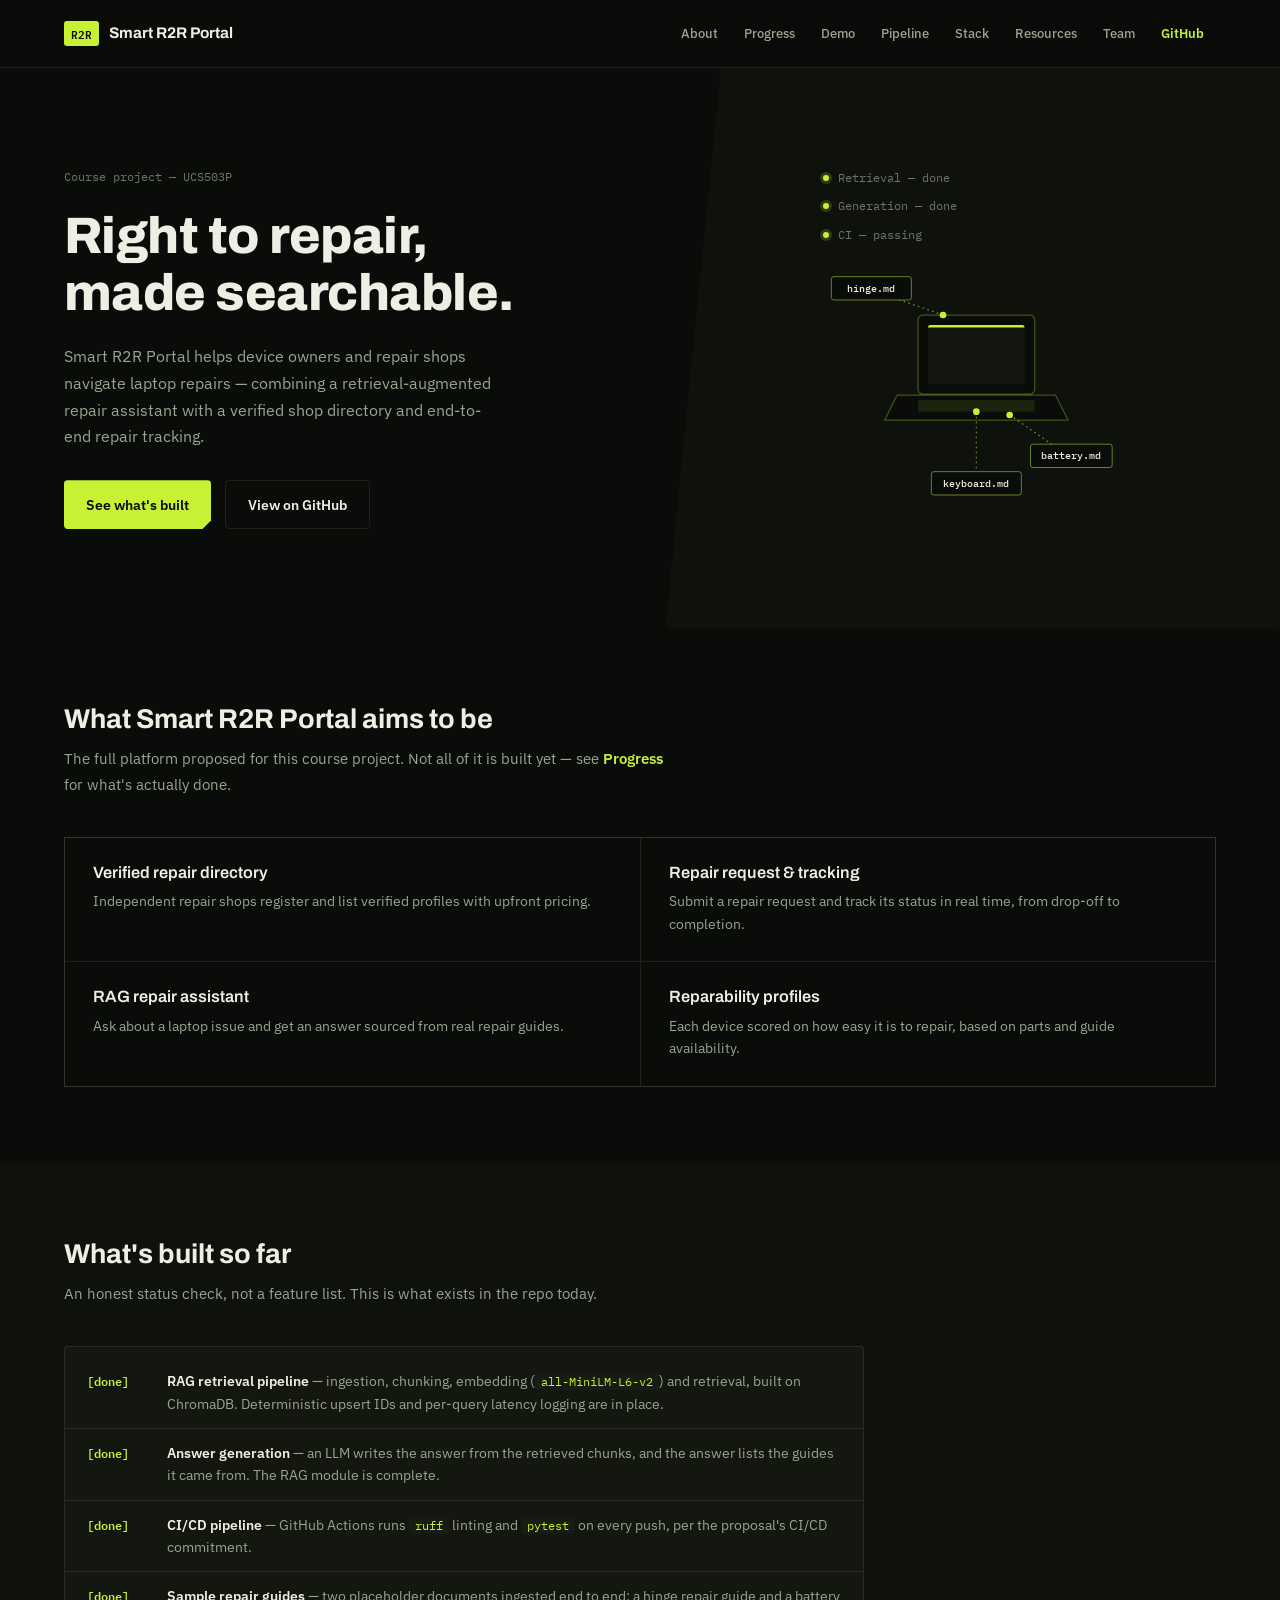
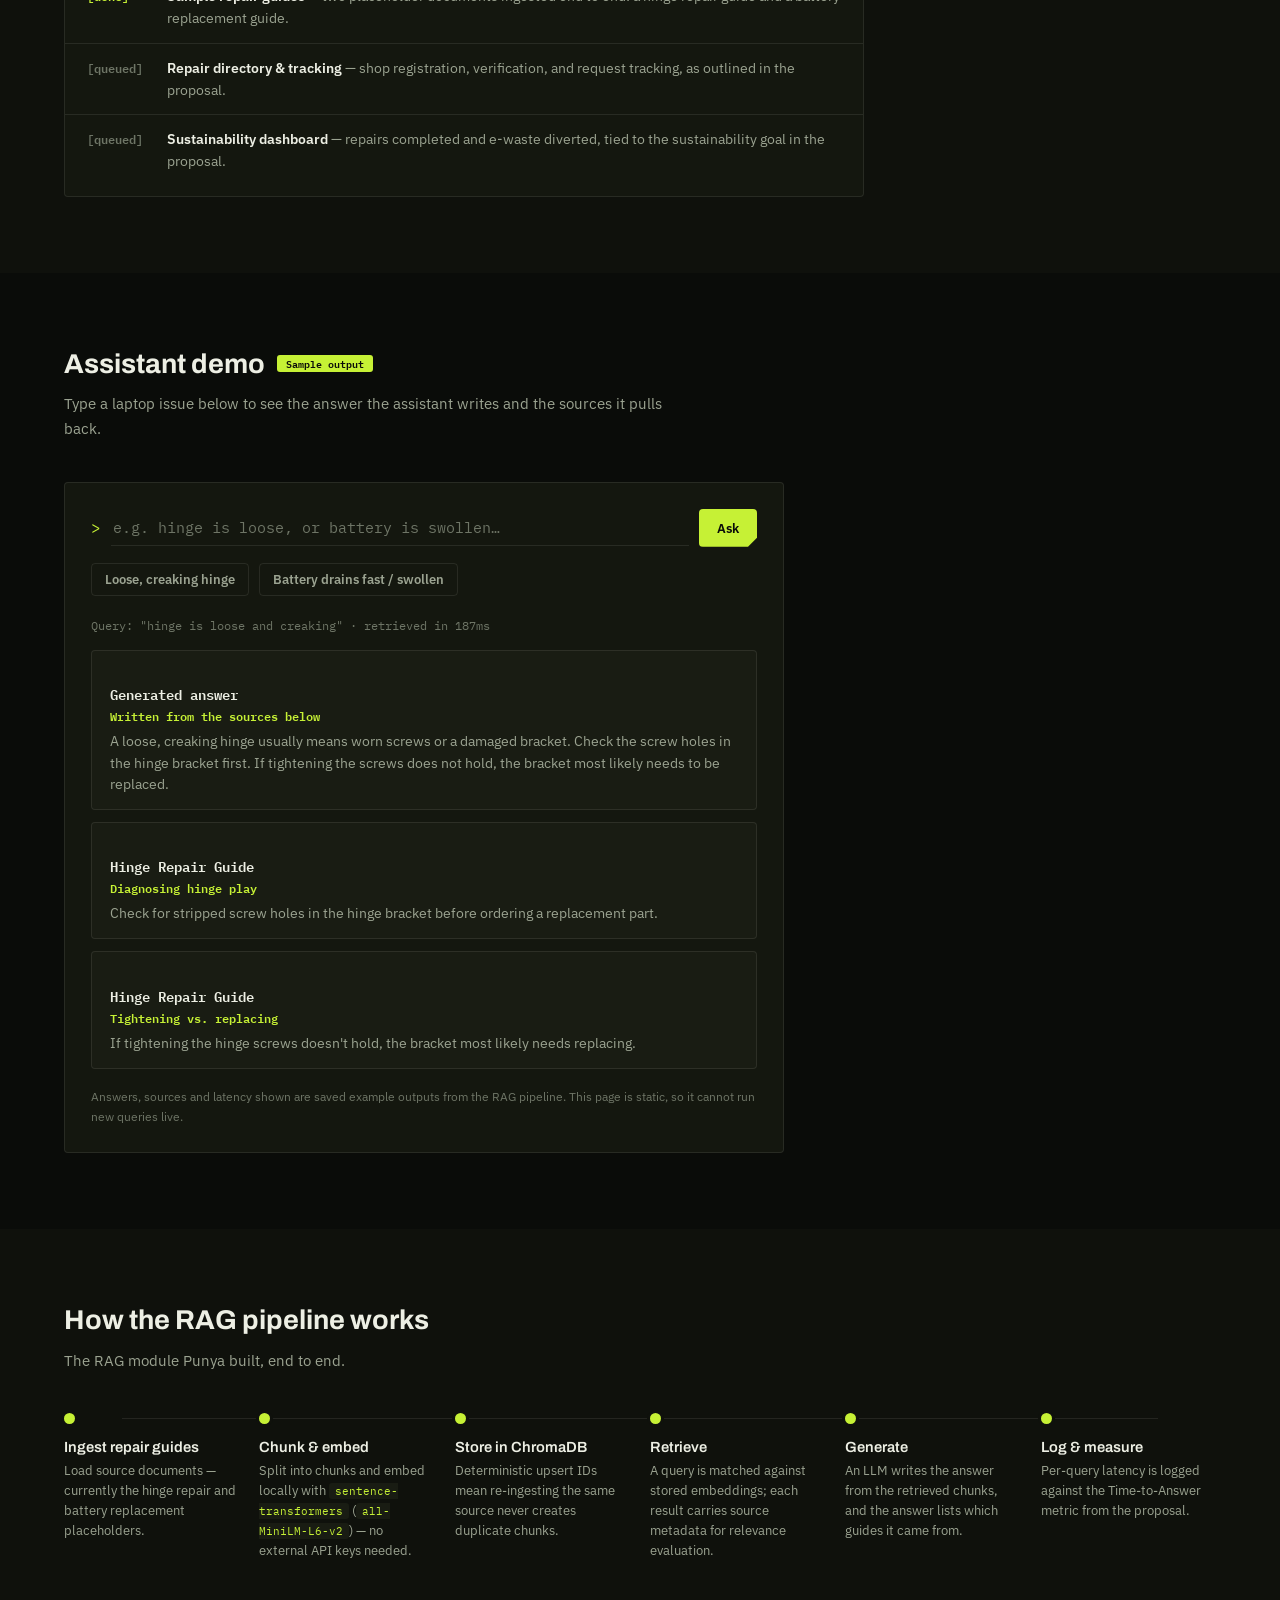
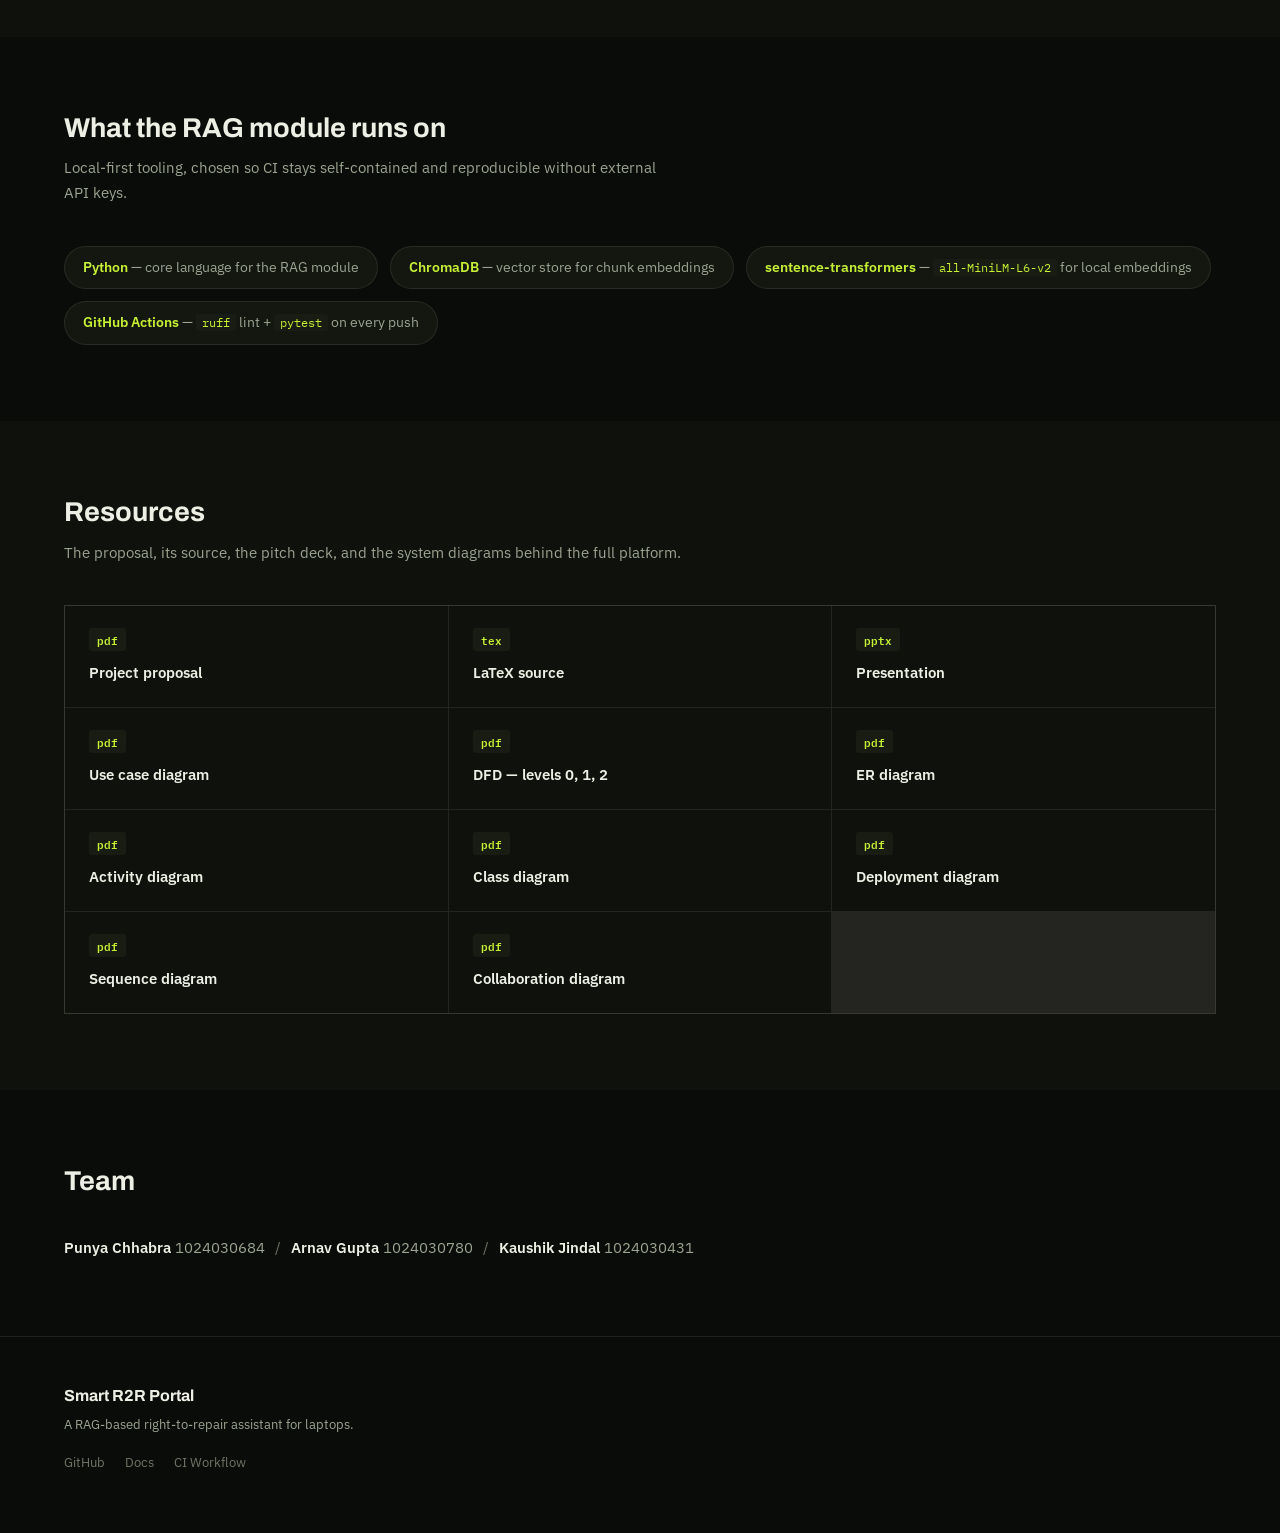
<file: docs/index.html>
<!DOCTYPE html>
<html lang="en">
<head>
<meta charset="UTF-8">
<meta name="viewport" content="width=device-width, initial-scale=1.0">
<meta name="description" content="Smart R2R Portal — a RAG-based right-to-repair assistant for laptops. Course project UCS503P.">
<title>Smart R2R Portal — Right-to-Repair Assistant</title>
<link rel="preconnect" href="https://fonts.googleapis.com">
<link rel="preconnect" href="https://fonts.gstatic.com" crossorigin>
<link href="https://fonts.googleapis.com/css2?family=Archivo:wght@600;700;800&family=IBM+Plex+Sans:wght@400;500;600&family=IBM+Plex+Mono:wght@400;500;600&display=swap" rel="stylesheet">
<link rel="stylesheet" href="style.css?v=4">
</head>
<body>

<header class="topbar" id="topbar">
  <a href="#top" class="brand">
    <span class="brand-mark">R2R</span>
    <span class="brand-name">Smart R2R Portal</span>
  </a>
  <nav class="topnav" id="topnav">
    <a href="#about" class="topnav-link">About</a>
    <a href="#progress" class="topnav-link">Progress</a>
    <a href="#demo" class="topnav-link">Demo</a>
    <a href="#pipeline" class="topnav-link">Pipeline</a>
    <a href="#stack" class="topnav-link">Stack</a>
    <a href="#resources" class="topnav-link">Resources</a>
    <a href="#team" class="topnav-link">Team</a>
    <a href="https://github.com/Pcxlit/Smart-R2R-Portal" target="_blank" rel="noopener" class="topnav-link topnav-cta">GitHub</a>
  </nav>
  <button class="menu-toggle" id="menuToggle" aria-label="Toggle navigation" aria-expanded="false">
    <span></span><span></span><span></span>
  </button>
</header>

<main id="top">

  <!-- ============ HERO ============ -->
  <section class="hero">
    <div class="hero-text">
      <p class="course-tag">Course project — UCS503P</p>
      <h1>Right to repair,<br>made searchable.</h1>
      <p class="hero-sub">
        Smart R2R Portal helps device owners and repair shops navigate laptop repairs —
        combining a retrieval-augmented repair assistant with a verified shop directory
        and end-to-end repair tracking.
      </p>
      <div class="hero-actions">
        <a href="#progress" class="btn btn-primary">See what's built</a>
        <a href="https://github.com/Pcxlit/Smart-R2R-Portal" target="_blank" rel="noopener" class="btn btn-outline">View on GitHub</a>
      </div>
    </div>

    <div class="hero-panel">
      <div class="hero-panel-inner">
        <div class="status-strip">
          <span class="status-strip-row"><i class="pulse pulse-live"></i>Retrieval — done</span>
          <span class="status-strip-row"><i class="pulse pulse-live"></i>Generation — done</span>
          <span class="status-strip-row"><i class="pulse pulse-live"></i>CI — passing</span>
        </div>
        <svg class="device-diagram" id="deviceDiagram" viewBox="0 0 360 300" xmlns="http://www.w3.org/2000/svg">
          <defs>
            <clipPath id="screenClip">
              <rect x="126" y="66" width="116" height="71" rx="3"/>
            </clipPath>
          </defs>

          <g class="laptop-group">
            <rect x="114" y="54" width="140" height="95" rx="6" fill="#0A0C09" stroke="rgba(198,241,53,0.3)" stroke-width="1.5"/>
            <rect x="126" y="66" width="116" height="71" rx="3" fill="#14170F"/>
            <rect class="scan-line" x="126" y="66" width="116" height="3" fill="#C6F135" clip-path="url(#screenClip)"/>
            <polygon points="89,150 279,150 294,180 74,180" fill="#0A0C09" stroke="rgba(198,241,53,0.3)" stroke-width="1.5"/>
            <rect x="114" y="156" width="140" height="14" rx="2" fill="rgba(198,241,53,0.1)"/>
          </g>

          <g class="callout">
            <line x1="144" y1="54" x2="58" y2="24" stroke="#C6F135" stroke-width="1.5" stroke-dasharray="2 4" opacity="0.55"/>
            <circle cx="144" cy="54" r="4" fill="#C6F135"/>
            <rect x="10" y="8" width="96" height="28" rx="3" fill="#0A0C09" stroke="rgba(198,241,53,0.5)" stroke-width="1.2"/>
            <text x="58" y="26" text-anchor="middle" fill="#EDEFE4" font-family="IBM Plex Mono, monospace" font-size="12" font-weight="500">hinge.md</text>
          </g>

          <g class="callout">
            <line x1="224" y1="174" x2="296" y2="224" stroke="#C6F135" stroke-width="1.5" stroke-dasharray="2 4" opacity="0.55"/>
            <circle cx="224" cy="174" r="4" fill="#C6F135"/>
            <rect x="249" y="209" width="98" height="28" rx="3" fill="#0A0C09" stroke="rgba(198,241,53,0.5)" stroke-width="1.2"/>
            <text x="298" y="227" text-anchor="middle" fill="#EDEFE4" font-family="IBM Plex Mono, monospace" font-size="12" font-weight="500">battery.md</text>
          </g>

          <g class="callout">
            <line x1="184" y1="170" x2="184" y2="242" stroke="#C6F135" stroke-width="1.5" stroke-dasharray="2 4" opacity="0.55"/>
            <circle cx="184" cy="170" r="4" fill="#C6F135"/>
            <rect x="130" y="242" width="108" height="28" rx="3" fill="#0A0C09" stroke="rgba(198,241,53,0.5)" stroke-width="1.2"/>
            <text x="184" y="260" text-anchor="middle" fill="#EDEFE4" font-family="IBM Plex Mono, monospace" font-size="12" font-weight="500">keyboard.md</text>
          </g>
        </svg>
      </div>
    </div>
  </section>

  <!-- ============ ABOUT (VISION) ============ -->
  <section class="section" id="about">
    <div class="section-head">
      <h2>What Smart R2R Portal aims to be</h2>
      <p>
        The full platform proposed for this course project. Not all of it is built yet —
        see <a href="#progress">Progress</a> for what's actually done.
      </p>
    </div>
    <div class="split-list">
      <div class="split-list-item fade-in">
        <h3>Verified repair directory</h3>
        <p>Independent repair shops register and list verified profiles with upfront pricing.</p>
      </div>
      <div class="split-list-item fade-in">
        <h3>Repair request &amp; tracking</h3>
        <p>Submit a repair request and track its status in real time, from drop-off to completion.</p>
      </div>
      <div class="split-list-item fade-in">
        <h3>RAG repair assistant</h3>
        <p>Ask about a laptop issue and get an answer sourced from real repair guides.</p>
      </div>
      <div class="split-list-item fade-in">
        <h3>Reparability profiles</h3>
        <p>Each device scored on how easy it is to repair, based on parts and guide availability.</p>
      </div>
    </div>
  </section>

  <!-- ============ PROGRESS (TERMINAL LOG) ============ -->
  <section class="section section-dark" id="progress">
    <div class="section-head">
      <h2>What's built so far</h2>
      <p>An honest status check, not a feature list. This is what exists in the repo today.</p>
    </div>
    <div class="log">
      <div class="log-line fade-in">
        <span class="log-code log-code-done">[done]</span>
        <span class="log-msg"><strong>RAG retrieval pipeline</strong> — ingestion, chunking, embedding (<code>all-MiniLM-L6-v2</code>) and retrieval, built on ChromaDB. Deterministic upsert IDs and per-query latency logging are in place.</span>
      </div>
      <div class="log-line fade-in">
        <span class="log-code log-code-done">[done]</span>
        <span class="log-msg"><strong>Answer generation</strong> — an LLM writes the answer from the retrieved chunks, and the answer lists the guides it came from. The RAG module is complete.</span>
      </div>
      <div class="log-line fade-in">
        <span class="log-code log-code-done">[done]</span>
        <span class="log-msg"><strong>CI/CD pipeline</strong> — GitHub Actions runs <code>ruff</code> linting and <code>pytest</code> on every push, per the proposal's CI/CD commitment.</span>
      </div>
      <div class="log-line fade-in">
        <span class="log-code log-code-done">[done]</span>
        <span class="log-msg"><strong>Sample repair guides</strong> — two placeholder documents ingested end to end: a hinge repair guide and a battery replacement guide.</span>
      </div>
      <div class="log-line fade-in">
        <span class="log-code log-code-planned">[queued]</span>
        <span class="log-msg"><strong>Repair directory &amp; tracking</strong> — shop registration, verification, and request tracking, as outlined in the proposal.</span>
      </div>
      <div class="log-line fade-in">
        <span class="log-code log-code-planned">[queued]</span>
        <span class="log-msg"><strong>Sustainability dashboard</strong> — repairs completed and e-waste diverted, tied to the sustainability goal in the proposal.</span>
      </div>
    </div>
  </section>

  <!-- ============ DEMO ============ -->
  <section class="section" id="demo">
    <div class="section-head">
      <h2>Assistant demo <span class="soon-pill">Sample output</span></h2>
      <p>
        Type a laptop issue below to see the answer the assistant writes
        and the sources it pulls back.
      </p>
    </div>

    <div class="demo-card">
      <form id="demoForm" autocomplete="off" class="demo-form">
        <span class="demo-prompt">&gt;</span>
        <input id="demoInput" type="text" placeholder="e.g. hinge is loose, or battery is swollen…">
        <button type="submit" class="btn btn-primary btn-sm">Ask</button>
      </form>
      <div class="demo-chip-row">
        <button type="button" class="demo-chip" data-demo="hinge is loose and creaking">Loose, creaking hinge</button>
        <button type="button" class="demo-chip" data-demo="battery drains fast and feels swollen">Battery drains fast / swollen</button>
      </div>
      <div id="demoOutput" class="demo-output"></div>
      <p class="demo-note">Answers, sources and latency shown are saved example outputs from the RAG pipeline. This page is static, so it cannot run new queries live.</p>
    </div>
  </section>

  <!-- ============ RAG PIPELINE (HORIZONTAL STEPPER) ============ -->
  <section class="section section-dark" id="pipeline">
    <div class="section-head">
      <h2>How the RAG pipeline works</h2>
      <p>The RAG module Punya built, end to end.</p>
    </div>

    <div class="stepper">
      <div class="stepper-track"></div>
      <div class="stepper-item fade-in">
        <span class="stepper-dot"></span>
        <h3>Ingest repair guides</h3>
        <p>Load source documents — currently the hinge repair and battery replacement placeholders.</p>
      </div>
      <div class="stepper-item fade-in">
        <span class="stepper-dot"></span>
        <h3>Chunk &amp; embed</h3>
        <p>Split into chunks and embed locally with <code>sentence-transformers</code> (<code>all-MiniLM-L6-v2</code>) — no external API keys needed.</p>
      </div>
      <div class="stepper-item fade-in">
        <span class="stepper-dot"></span>
        <h3>Store in ChromaDB</h3>
        <p>Deterministic upsert IDs mean re-ingesting the same source never creates duplicate chunks.</p>
      </div>
      <div class="stepper-item fade-in">
        <span class="stepper-dot"></span>
        <h3>Retrieve</h3>
        <p>A query is matched against stored embeddings; each result carries source metadata for relevance evaluation.</p>
      </div>
      <div class="stepper-item fade-in">
        <span class="stepper-dot"></span>
        <h3>Generate</h3>
        <p>An LLM writes the answer from the retrieved chunks, and the answer lists which guides it came from.</p>
      </div>
      <div class="stepper-item fade-in">
        <span class="stepper-dot"></span>
        <h3>Log &amp; measure</h3>
        <p>Per-query latency is logged against the Time-to-Answer metric from the proposal.</p>
      </div>
    </div>
  </section>

  <!-- ============ TECH STACK ============ -->
  <section class="section" id="stack">
    <div class="section-head">
      <h2>What the RAG module runs on</h2>
      <p>Local-first tooling, chosen so CI stays self-contained and reproducible without external API keys.</p>
    </div>
    <div class="badge-row">
      <span class="badge fade-in"><strong>Python</strong> — core language for the RAG module</span>
      <span class="badge fade-in"><strong>ChromaDB</strong> — vector store for chunk embeddings</span>
      <span class="badge fade-in"><strong>sentence-transformers</strong> — <code>all-MiniLM-L6-v2</code> for local embeddings</span>
      <span class="badge fade-in"><strong>GitHub Actions</strong> — <code>ruff</code> lint + <code>pytest</code> on every push</span>
    </div>
  </section>

  <!-- ============ RESOURCES (DOCS + DIAGRAMS MERGED) ============ -->
  <section class="section section-dark" id="resources">
    <div class="section-head">
      <h2>Resources</h2>
      <p>The proposal, its source, the pitch deck, and the system diagrams behind the full platform.</p>
    </div>
    <div class="resource-grid">
      <a href="https://github.com/Pcxlit/Smart-R2R-Portal/blob/main/project_proposal/Repair_Flow.pdf" target="_blank" rel="noopener" class="resource fade-in">
        <span class="resource-ext">pdf</span>
        <span class="resource-name">Project proposal</span>
      </a>
      <a href="https://github.com/Pcxlit/Smart-R2R-Portal/blob/main/project_proposal/RepairFlow_Project_Proposal_.tex" target="_blank" rel="noopener" class="resource fade-in">
        <span class="resource-ext">tex</span>
        <span class="resource-name">LaTeX source</span>
      </a>
      <a href="https://github.com/Pcxlit/Smart-R2R-Portal/blob/main/docs/SmartR2R_GuideAndReparabilityPortal.pptx" target="_blank" rel="noopener" class="resource fade-in">
        <span class="resource-ext">pptx</span>
        <span class="resource-name">Presentation</span>
      </a>
      <a href="https://github.com/Pcxlit/Smart-R2R-Portal/blob/main/docs/RepairFlow_UseCase_Diagram.pdf" target="_blank" rel="noopener" class="resource fade-in">
        <span class="resource-ext">pdf</span>
        <span class="resource-name">Use case diagram</span>
      </a>
      <a href="https://github.com/Pcxlit/Smart-R2R-Portal/blob/main/docs/RepairFlow_DFD_Diagrams_lvl_0,1,2.pdf" target="_blank" rel="noopener" class="resource fade-in">
        <span class="resource-ext">pdf</span>
        <span class="resource-name">DFD — levels 0, 1, 2</span>
      </a>
      <a href="https://github.com/Pcxlit/Smart-R2R-Portal/blob/main/docs/RepairFlow_ER_Diagram.pdf" target="_blank" rel="noopener" class="resource fade-in">
        <span class="resource-ext">pdf</span>
        <span class="resource-name">ER diagram</span>
      </a>
      <a href="https://github.com/Pcxlit/Smart-R2R-Portal/blob/main/docs/RepairFlow_Activity_Diagram.pdf" target="_blank" rel="noopener" class="resource fade-in">
        <span class="resource-ext">pdf</span>
        <span class="resource-name">Activity diagram</span>
      </a>
      <a href="https://github.com/Pcxlit/Smart-R2R-Portal/blob/main/docs/RepairFlow_Class_Diagram.pdf" target="_blank" rel="noopener" class="resource fade-in">
        <span class="resource-ext">pdf</span>
        <span class="resource-name">Class diagram</span>
      </a>
      <a href="https://github.com/Pcxlit/Smart-R2R-Portal/blob/main/docs/RepairFlow_Deployment_Diagram.pdf" target="_blank" rel="noopener" class="resource fade-in">
        <span class="resource-ext">pdf</span>
        <span class="resource-name">Deployment diagram</span>
      </a>
      <a href="https://github.com/Pcxlit/Smart-R2R-Portal/blob/main/docs/RepairFlow_Sequence_Diagram.pdf" target="_blank" rel="noopener" class="resource fade-in">
        <span class="resource-ext">pdf</span>
        <span class="resource-name">Sequence diagram</span>
      </a>
      <a href="https://github.com/Pcxlit/Smart-R2R-Portal/blob/main/docs/RepairFlow_Collaboration_Diagram.pdf" target="_blank" rel="noopener" class="resource fade-in">
        <span class="resource-ext">pdf</span>
        <span class="resource-name">Collaboration diagram</span>
      </a>
    </div>
  </section>

  <!-- ============ TEAM ============ -->
  <section class="section" id="team">
    <div class="section-head">
      <h2>Team</h2>
    </div>
    <div class="team-line">
      <span class="team-entry fade-in"><strong>Punya Chhabra</strong> 1024030684</span>
      <span class="team-sep">/</span>
      <span class="team-entry fade-in"><strong>Arnav Gupta</strong> 1024030780</span>
      <span class="team-sep">/</span>
      <span class="team-entry fade-in"><strong>Kaushik Jindal</strong> 1024030431</span>
    </div>
  </section>

</main>

<footer class="footer">
  <span class="footer-logo">Smart R2R Portal</span>
  <p class="footer-text">A RAG-based right-to-repair assistant for laptops.</p>
  <div class="footer-links">
    <a href="https://github.com/Pcxlit/Smart-R2R-Portal" target="_blank" rel="noopener">GitHub</a>
    <a href="https://github.com/Pcxlit/Smart-R2R-Portal/tree/main/docs" target="_blank" rel="noopener">Docs</a>
    <a href="https://github.com/Pcxlit/Smart-R2R-Portal/tree/main/.github/workflows" target="_blank" rel="noopener">CI Workflow</a>
  </div>
</footer>

<script src="script.js?v=4"></script>
</body>
</html>
</file>
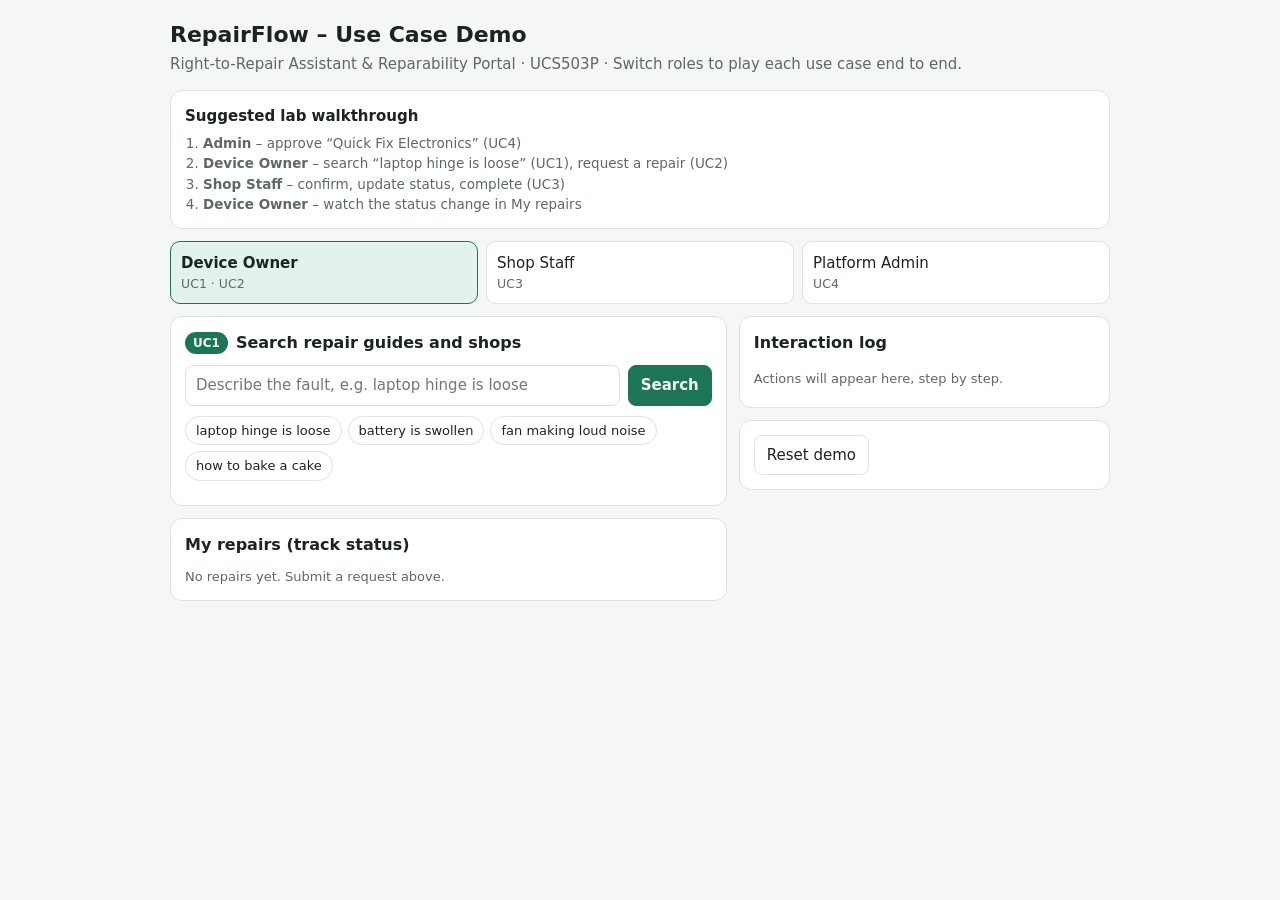
<file: repairflow-usecase-demo.html>
<!DOCTYPE html>
<html lang="en"><head><meta charset="utf-8">
<meta name="viewport" content="width=device-width, initial-scale=1, viewport-fit=cover">
<title>RepairFlow – Use Case Demo</title>
<style>
:root{color-scheme:light dark;box-sizing:border-box;padding-top:env(safe-area-inset-top,0px);padding-bottom:env(safe-area-inset-bottom,0px);
--bg:#f5f7f4;--card:#fff;--ink:#1c2420;--mut:#5d6963;--line:#dde3de;--acc:#1b7556;--accbg:#e4f2ec;--warn:#9a5b06;--warnbg:#fdf0db;--bad:#a8231b;--badbg:#fbe4e2;--inp:#fff}
@media (prefers-color-scheme:dark){:root:not([data-theme="light"]){--bg:#121815;--card:#1b2420;--ink:#e6ece8;--mut:#9aa8a1;--line:#2c3832;--acc:#4cc59b;--accbg:#183328;--warn:#f0b255;--warnbg:#3a2c12;--bad:#ff8a80;--badbg:#3d1c19;--inp:#121815}}
:root[data-theme="dark"]{--bg:#121815;--card:#1b2420;--ink:#e6ece8;--mut:#9aa8a1;--line:#2c3832;--acc:#4cc59b;--accbg:#183328;--warn:#f0b255;--warnbg:#3a2c12;--bad:#ff8a80;--badbg:#3d1c19;--inp:#121815}
html{scroll-padding-top:env(safe-area-inset-top,0px)}
body{margin:0;background:var(--bg);color:var(--ink);font:15px/1.5 system-ui,-apple-system,"Segoe UI",Roboto,sans-serif}
.wrap{max-width:940px;margin:0 auto;padding:18px 16px 40px}
h1{font-size:22px;margin:0 0 2px}h2{font-size:16px;margin:0 0 10px;display:flex;gap:8px;align-items:center}
.sub{color:var(--mut);margin:0 0 14px}
.card{background:var(--card);border:1px solid var(--line);border-radius:12px;padding:14px;margin-bottom:12px}
.uc{background:var(--acc);color:var(--bg);font-size:12px;font-weight:700;padding:2px 8px;border-radius:99px}
.tabs{display:flex;gap:8px;flex-wrap:wrap;margin-bottom:12px}
.tab{flex:1;min-width:140px;border:1px solid var(--line);background:var(--card);color:var(--ink);padding:10px;border-radius:10px;cursor:pointer;font:inherit;text-align:left}
.tab.on{border-color:var(--acc);background:var(--accbg);font-weight:600}.tab small{display:block;color:var(--mut);font-weight:400}
.row{display:flex;gap:8px;flex-wrap:wrap}
input,select,textarea{font:inherit;color:var(--ink);background:var(--inp);border:1px solid var(--line);border-radius:8px;padding:8px 10px;min-width:0}
input[type=text],input:not([type]){flex:1;min-width:180px}textarea{width:100%;box-sizing:border-box}
button{font:inherit;cursor:pointer;border-radius:8px;border:1px solid var(--line);background:var(--card);color:var(--ink);padding:8px 12px}
button.pri{background:var(--acc);color:var(--bg);border-color:var(--acc);font-weight:600}button.bad{color:var(--bad)}
.chips{display:flex;gap:6px;flex-wrap:wrap;margin:10px 0}.chip{font-size:13px;padding:4px 10px;border-radius:99px}
.ans{background:var(--accbg);border-radius:10px;padding:10px 12px;margin:10px 0}.ans p{margin:6px 0}.ans ol{margin:6px 0 6px 18px;padding:0}.ans small{color:var(--mut)}
.note{padding:10px 12px;border-radius:10px;margin:10px 0}.warn{background:var(--warnbg);color:var(--warn)}.err{color:var(--bad);min-height:1em;font-size:13px}
.shop{display:flex;justify-content:space-between;align-items:center;gap:10px;flex-wrap:wrap;border-top:1px solid var(--line);padding:9px 0}
.shop:first-of-type{border-top:0}.mut{color:var(--mut);font-size:13px}
.badge{font-size:12px;padding:2px 9px;border-radius:99px;background:var(--accbg);color:var(--acc);font-weight:600;white-space:nowrap}
.badge.p{background:var(--warnbg);color:var(--warn)}.badge.r{background:var(--badbg);color:var(--bad)}
.log{font-size:13px;max-height:230px;overflow:auto}.log div{padding:4px 0;border-top:1px solid var(--line)}.log div:first-child{border-top:0}
.grid{display:grid;grid-template-columns:1fr;gap:12px}@media(min-width:820px){.grid{grid-template-columns:1.5fr 1fr}}
ol.walk{margin:6px 0 0 18px;padding:0;color:var(--mut);font-size:13.5px}
</style></head><body><div class="wrap">
<h1>RepairFlow – Use Case Demo</h1>
<p class="sub">Right-to-Repair Assistant &amp; Reparability Portal · UCS503P · Switch roles to play each use case end to end.</p>
<div class="card"><b>Suggested lab walkthrough</b>
<ol class="walk"><li><b>Admin</b> – approve “Quick Fix Electronics” (UC4)</li><li><b>Device Owner</b> – search “laptop hinge is loose” (UC1), request a repair (UC2)</li><li><b>Shop Staff</b> – confirm, update status, complete (UC3)</li><li><b>Device Owner</b> – watch the status change in My repairs</li></ol></div>
<div class="tabs" id="tabs"></div>
<div class="grid"><div id="app"></div>
<div><div class="card"><h2>Interaction log</h2><div class="log" id="log"></div></div>
<div class="card"><button onclick="reset()">Reset demo</button></div></div></div>
</div>
<script>
const FLOW=['Submitted','Confirmed','In progress','Ready for pickup','Completed'];
const GUIDES=[
{k:['hinge','lid','wobble'],t:'Loose or cracked hinge',s:6,src:'hinge_repair_guide.txt',a:'A loose hinge usually means worn hinge screws or a cracked hinge mount. Fix it early, before the display bezel or cable is damaged.',st:['Power off, unplug and disconnect the battery.','Open the lid fully and remove the hinge cover.','Tighten the hinge screws; replace the hinge if the mount is cracked.','Reassemble and test the lid at several angles.']},
{k:['battery','swollen','charge','plugged','charging'],t:'Battery replacement',s:7,src:'battery_replacement_guide.txt',a:'A swollen battery is a safety risk. Stop using the laptop and replace the battery as soon as possible.',st:['Discharge below 25% and power off.','Remove the bottom cover.','Disconnect the battery connector, then remove the battery.','Fit a compatible battery and test charging.']},
{k:['fan','noise','overheat','hot','thermal'],t:'Fan cleaning and thermal paste',s:8,src:'ifixit_fan_guide.txt',a:'Loud fans and overheating are usually caused by dust or dried thermal paste.',st:['Power off and open the back cover.','Clean the fan and vents with compressed air.','Reapply thermal paste on the CPU if it has dried out.','Reassemble and monitor temperatures.']},
{k:['keyboard','key'],t:'Keyboard replacement',s:5,src:'ifixit_keyboard_guide.txt',a:'Dead keys can be debris or a failing keyboard assembly; many models need the keyboard replaced as a unit.',st:['Power off and disconnect the battery.','Release the keyboard retaining clips or screws.','Lift the keyboard and unplug its ribbon cable.','Connect the new keyboard and test every key.']},
{k:['screen','display','crack','flicker'],t:'Screen replacement',s:6,src:'ifixit_screen_guide.txt',a:'A cracked or flickering screen needs a compatible panel. Check the exact model number before ordering.',st:['Power off and disconnect the battery.','Remove the bezel and the panel screws.','Unplug the display cable and swap the panel.','Reassemble and check for dead pixels.']}];
const INIT=()=>({role:'owner',shops:[{id:1,n:'FixIt Hub',r:4.6,d:1.2,p:499,st:'Verified'},{id:2,n:'Sharma Laptop Care',r:4.3,d:2.8,p:399,st:'Verified'},{id:3,n:'Quick Fix Electronics',r:4.0,d:0.8,p:349,st:'Pending'}],reqs:[],log:[],n:0,query:'',res:null,pick:null,last:null,seq:1000,ss:1});
let S=INIT();
const esc=s=>String(s).replace(/[&<>"]/g,c=>({'&':'&amp;','<':'&lt;','>':'&gt;','"':'&quot;'}[c]));
const now=()=>new Date().toLocaleTimeString([],{hour:'2-digit',minute:'2-digit',second:'2-digit'});
const shopName=id=>S.shops.find(s=>s.id===id).n;
function lg(uc,m){S.log.unshift({i:++S.n,uc,m,t:now()})}
function reset(){S=INIT();render()}
function setRole(r){S.role=r;render()}
function search(){const q=S.query.trim();if(!q)return;const l=q.toLowerCase();let best=null,bs=0;
GUIDES.forEach(g=>{const c=g.k.filter(k=>l.includes(k)).length;if(c>bs){bs=c;best=g}});
S.res=best?{g:best}:{none:true};S.pick=null;S.last=null;
lg('UC1',`Query “${esc(q)}” → ${best?'retrieved guide: '+best.t:'no relevant guide (distance above threshold)'}; verified shops ranked`);render()}
function pick(id){S.pick=id;S.last=null;render()}
function submit(){const dev=document.getElementById('dev').value.trim(),f=document.getElementById('flt').value.trim();
if(!dev||!f){document.getElementById('err').textContent='Please fill in both the device and the fault.';return}
const r={id:'RF-'+(++S.seq),shop:S.pick,dev,f,st:'Submitted',cost:null,t:now()};S.reqs.push(r);S.last=r;S.pick=null;
lg('UC2',`Request ${r.id} saved (Submitted) for ${shopName(r.shop)}; tracking ID returned; shop notified`);render()}
function confirmReq(id){const r=S.reqs.find(x=>x.id===id);r.cost=Math.max(0,+document.getElementById('c'+id).value||0);r.st='Confirmed';r.t=now();
lg('UC3',`${id} confirmed by ${shopName(r.shop)}, estimated cost ₹${r.cost}`);render()}
function advance(id){const r=S.reqs.find(x=>x.id===id);const n=FLOW[FLOW.indexOf(r.st)+1];if(!n)return;r.st=n;r.t=now();
lg('UC3',n==='Completed'?`${id} completed and closed; e-waste diverted logged`:`${id} status → ${n} (last updated ${r.t})`);render()}
function decline(id){const r=S.reqs.find(x=>x.id===id);r.st='Rejected';r.t=now();lg('UC3',`${id} declined by ${shopName(r.shop)}; owner advised to choose another shop`);render()}
function verify(id,ok){const s=S.shops.find(x=>x.id===id);s.st=ok?'Verified':'Rejected';
lg('UC4',ok?`${s.n} approved → added to searchable directory; staff notified`:`${s.n} rejected (${document.getElementById('rs'+id).value}); staff notified to resubmit`);render()}
const badge=st=>`<span class="badge ${st==='Rejected'?'r':st==='Submitted'||st==='Pending'?'p':''}">${st}</span>`;
function owner(){
let h=`<section class="card"><h2><span class="uc">UC1</span>Search repair guides and shops</h2>
<div class="row"><input id="q" value="${esc(S.query)}" placeholder="Describe the fault, e.g. laptop hinge is loose" oninput="S.query=this.value" onkeydown="if(event.key==='Enter')search()"><button class="pri" onclick="search()">Search</button></div>
<div class="chips">${['laptop hinge is loose','battery is swollen','fan making loud noise','how to bake a cake'].map(x=>`<button class="chip" onclick="S.query='${x}';search()">${x}</button>`).join('')}</div>`;
if(S.res){const g=S.res.g;
h+=S.res.none?`<div class="note warn">No repair guide found for that problem yet. Try describing the symptom differently – verified shops are still listed below.</div>`
:`<div class="ans"><b>${g.t}</b> · reparability ${g.s}/10<p>${g.a}</p><ol>${g.st.map(x=>`<li>${x}</li>`).join('')}</ol><small>Source: ${g.src}</small></div>`;
const ds=S.shops.filter(s=>s.st==='Verified').sort((a,b)=>b.r-a.r||a.d-b.d);
h+=`<b>Verified shops nearby</b>`+ds.map(s=>`<div class="shop"><div><b>${s.n}</b><div class="mut">★ ${s.r} · ${s.d} km · from ₹${s.p}</div></div><button class="pri" onclick="pick(${s.id})">Request repair</button></div>`).join('');}
h+=`</section>`;
if(S.pick)h+=`<section class="card"><h2><span class="uc">UC2</span>Submit repair request to ${shopName(S.pick)}</h2>
<div class="row" style="margin-bottom:8px"><input id="dev" placeholder="Device, e.g. Dell Inspiron 15"></div>
<textarea id="flt" rows="3" placeholder="Describe the fault">${esc(S.query)}</textarea><div class="err" id="err"></div>
<button class="pri" onclick="submit()">Submit request</button></section>`;
if(S.last)h+=`<div class="note" style="background:var(--accbg);color:var(--acc)">Request submitted. Your tracking ID is <b>${S.last.id}</b> (status: Submitted).</div>`;
h+=`<section class="card"><h2>My repairs (track status)</h2>${S.reqs.length?S.reqs.map(r=>`<div class="shop"><div><b>${r.id}</b> · ${esc(r.dev)}<div class="mut">${shopName(r.shop)} · ${r.cost!=null?'est. ₹'+r.cost:'cost pending'} · updated ${r.t}</div></div>${badge(r.st)}</div>`).join(''):'<div class="mut">No repairs yet. Submit a request above.</div>'}</section>`;
return h}
function staff(){const vs=S.shops.filter(s=>s.st==='Verified');
if(!vs.find(s=>s.id===S.ss))S.ss=vs[0].id;
const rs=S.reqs.filter(r=>r.shop===S.ss),done=S.reqs.filter(r=>r.st==='Completed').length;
return `<section class="card"><h2><span class="uc">UC3</span>Shop console</h2>
<div class="row"><select onchange="S.ss=+this.value;render()">${vs.map(s=>`<option value="${s.id}" ${s.id===S.ss?'selected':''}>${s.n}</option>`).join('')}</select></div>
${rs.length?rs.map(r=>{const sh=S.shops.find(s=>s.id===r.shop);return `<div class="shop"><div><b>${r.id}</b> · ${esc(r.dev)}<div class="mut">${esc(r.f)}</div><div class="mut">${r.cost!=null?'est. ₹'+r.cost+' · ':''}updated ${r.t}</div></div>
<div class="row" style="align-items:center">${badge(r.st)}${r.st==='Submitted'?`<input id="c${r.id}" type="number" value="${sh.p}" style="width:90px;min-width:0;flex:none"><button class="pri" onclick="confirmReq('${r.id}')">Confirm</button><button class="bad" onclick="decline('${r.id}')">Decline</button>`
:(r.st==='Completed'||r.st==='Rejected')?'':`<button class="pri" onclick="advance('${r.id}')">Mark: ${FLOW[FLOW.indexOf(r.st)+1]}</button>`}</div></div>`}).join(''):'<div class="mut" style="margin-top:10px">No requests for this shop yet. Submit one as the device owner.</div>'}</section>
<section class="card"><h2>Impact dashboard</h2><b>${done}</b> repair${done===1?'':'s'} completed · e-waste diverted (demo estimate, 2 kg per repair): <b>${done*2} kg</b></section>`}
function admin(){const p=S.shops.filter(s=>s.st==='Pending'),o=S.shops.filter(s=>s.st!=='Pending');
return `<section class="card"><h2><span class="uc">UC4</span>Shop verification queue</h2>
${p.length?p.map(s=>`<div class="shop"><div><b>${s.n}</b><div class="mut">★ ${s.r} · ${s.d} km · from ₹${s.p}</div></div><div class="row" style="align-items:center"><select id="rs${s.id}"><option>Documents incomplete</option><option>Could not verify business</option></select><button class="pri" onclick="verify(${s.id},true)">Approve</button><button class="bad" onclick="verify(${s.id},false)">Reject</button></div></div>`).join(''):'<div class="mut">No pending shops.</div>'}</section>
<section class="card"><h2>Directory status</h2>${o.map(s=>`<div class="shop"><b>${s.n}</b>${badge(s.st)}</div>`).join('')}</section>`}
function render(){
const R=[['owner','Device Owner','UC1 · UC2'],['staff','Shop Staff','UC3'],['admin','Platform Admin','UC4']];
document.getElementById('tabs').innerHTML=R.map(r=>`<button class="tab ${S.role===r[0]?'on':''}" onclick="setRole('${r[0]}')">${r[1]}<small>${r[2]}</small></button>`).join('');
document.getElementById('app').innerHTML=S.role==='owner'?owner():S.role==='staff'?staff():admin();
document.getElementById('log').innerHTML=S.log.length?S.log.map(l=>`<div><b>${l.i}.</b> <span class="uc">${l.uc}</span> ${l.m} <span class="mut">${l.t}</span></div>`).join(''):'<div class="mut">Actions will appear here, step by step.</div>'}
render();
</script></body></html>
</file>
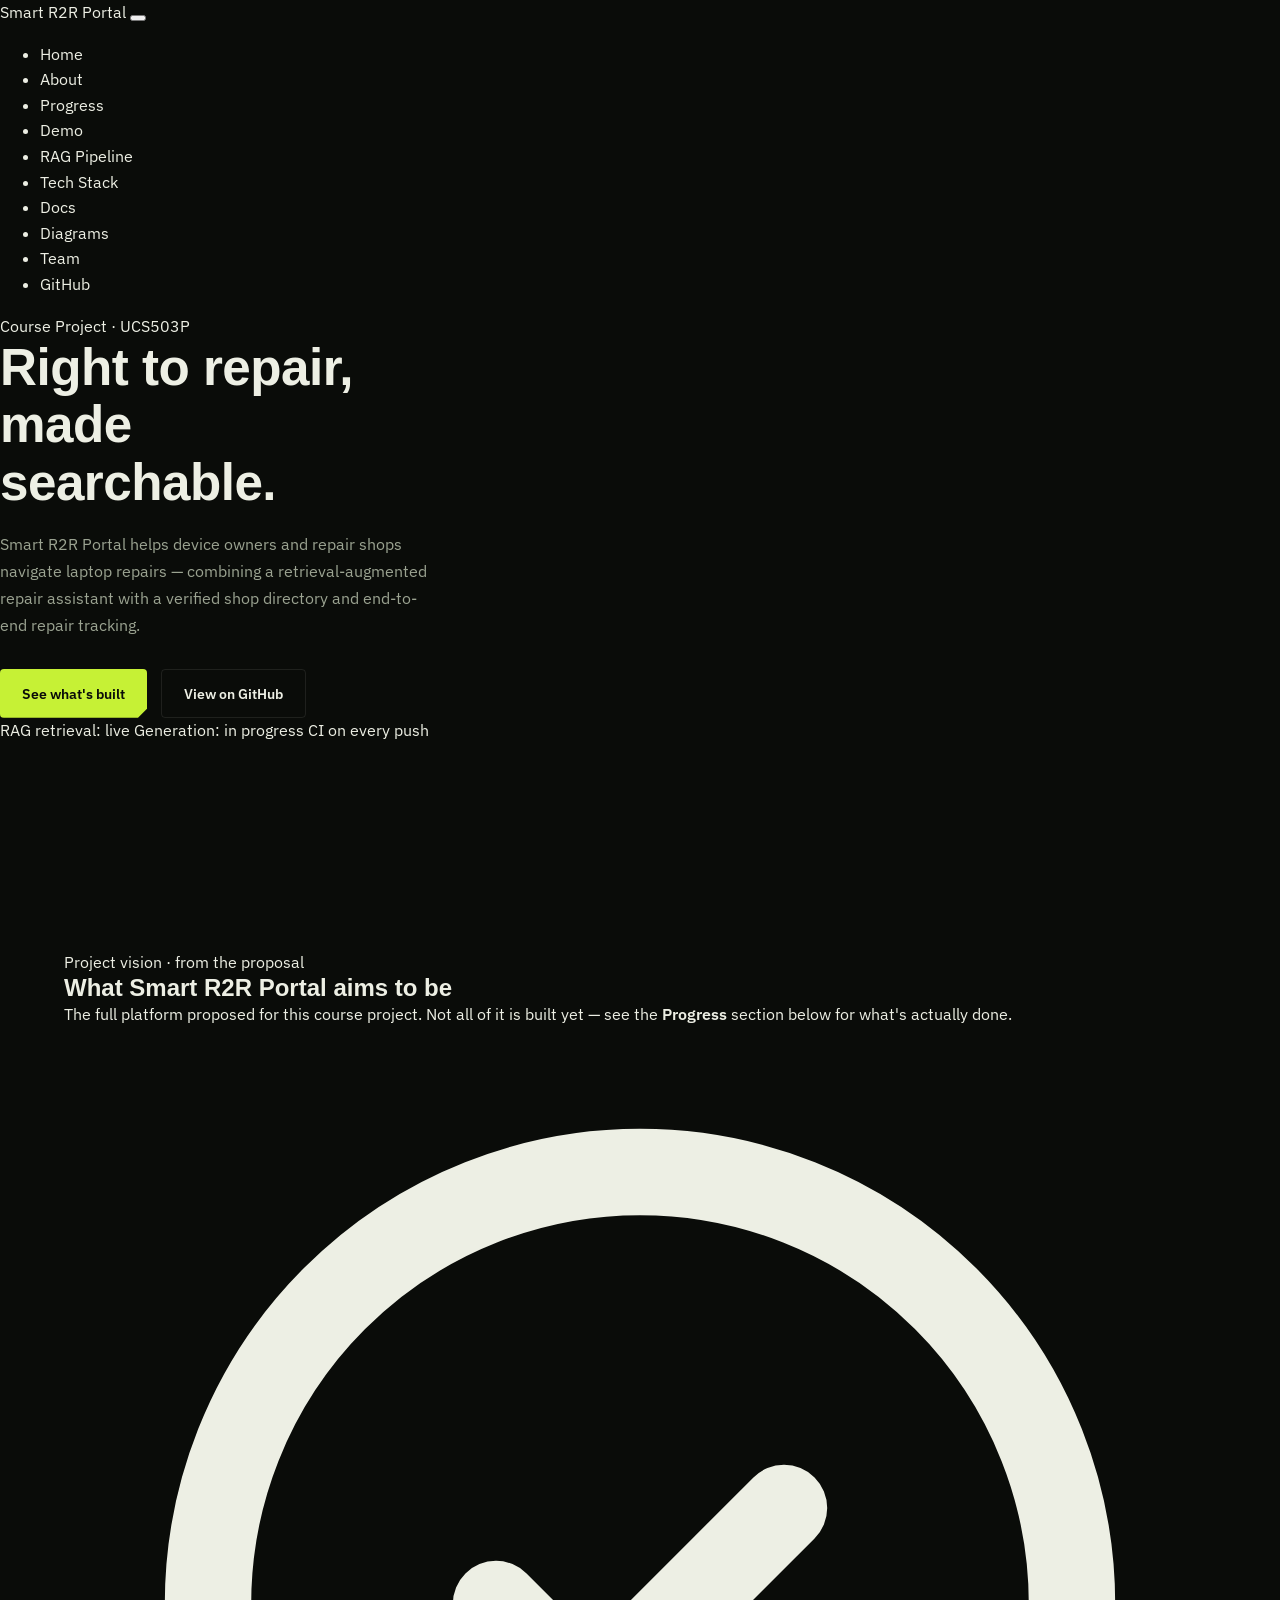
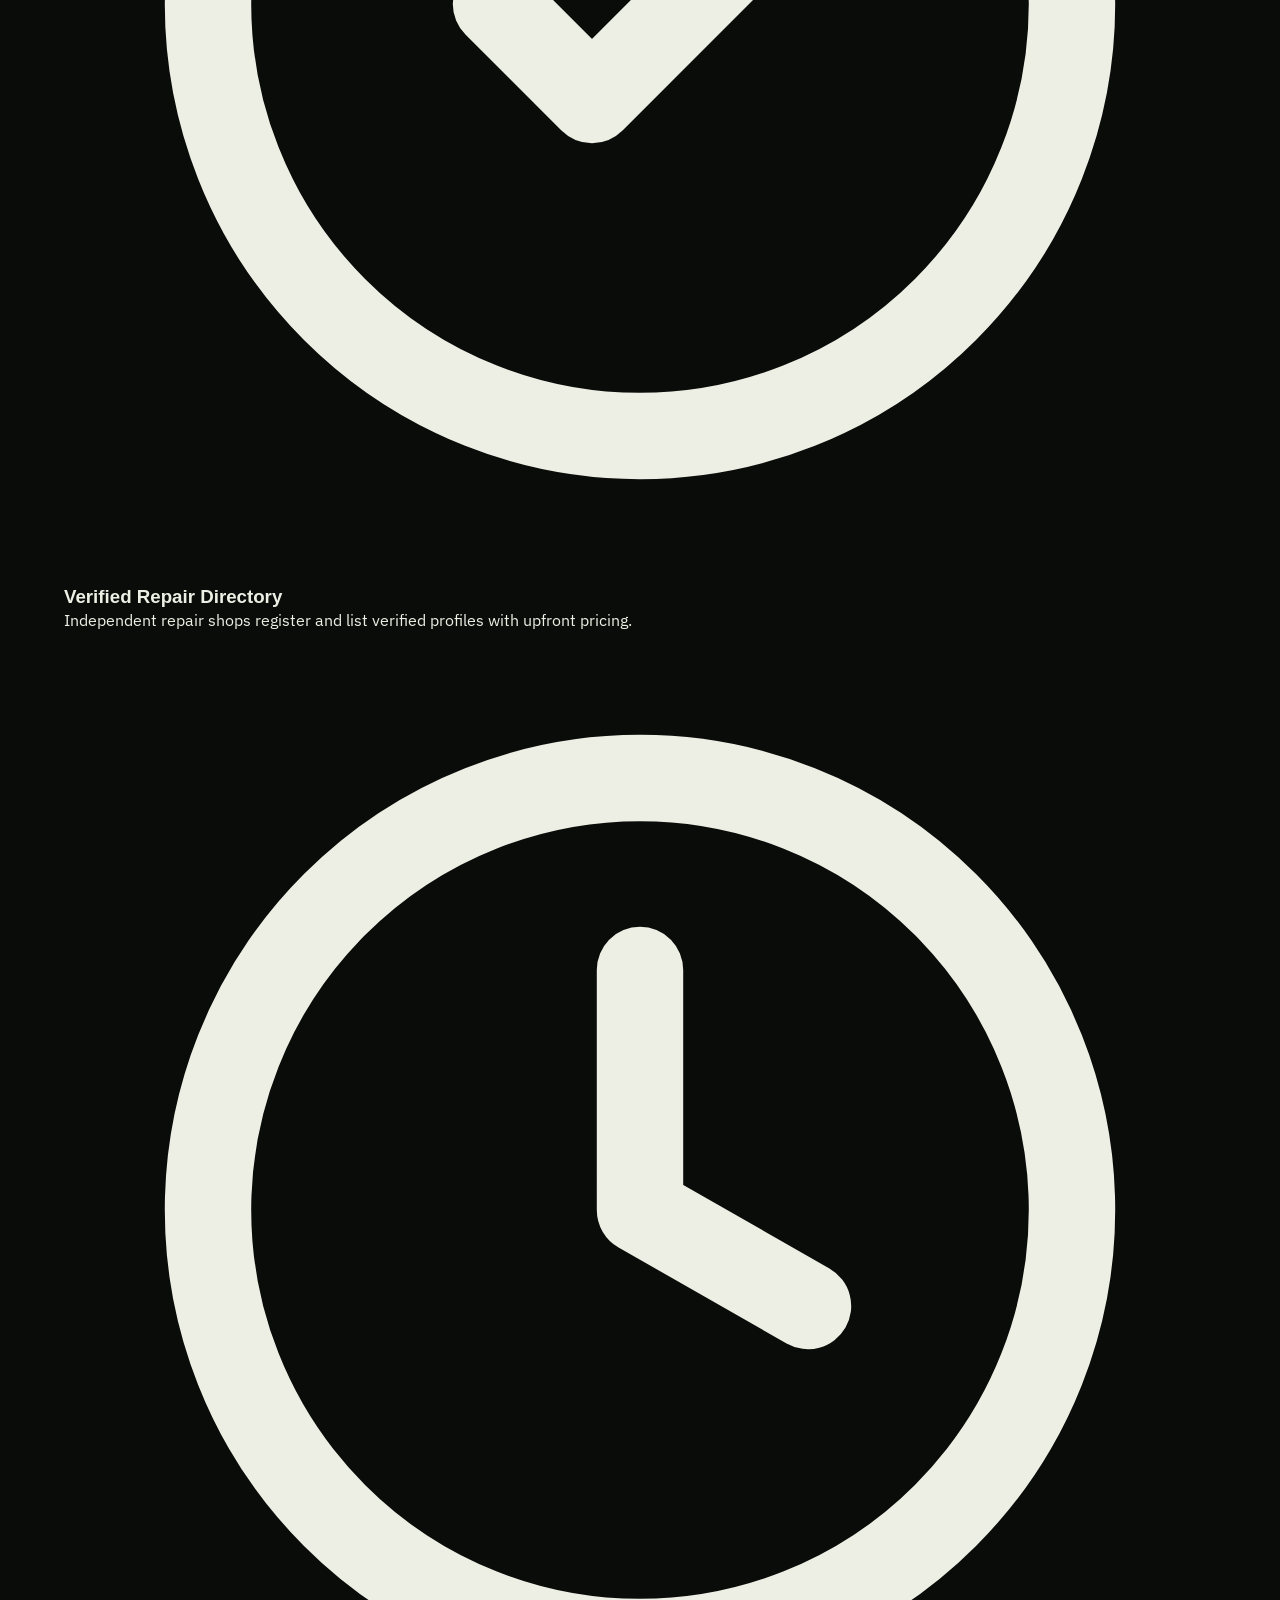
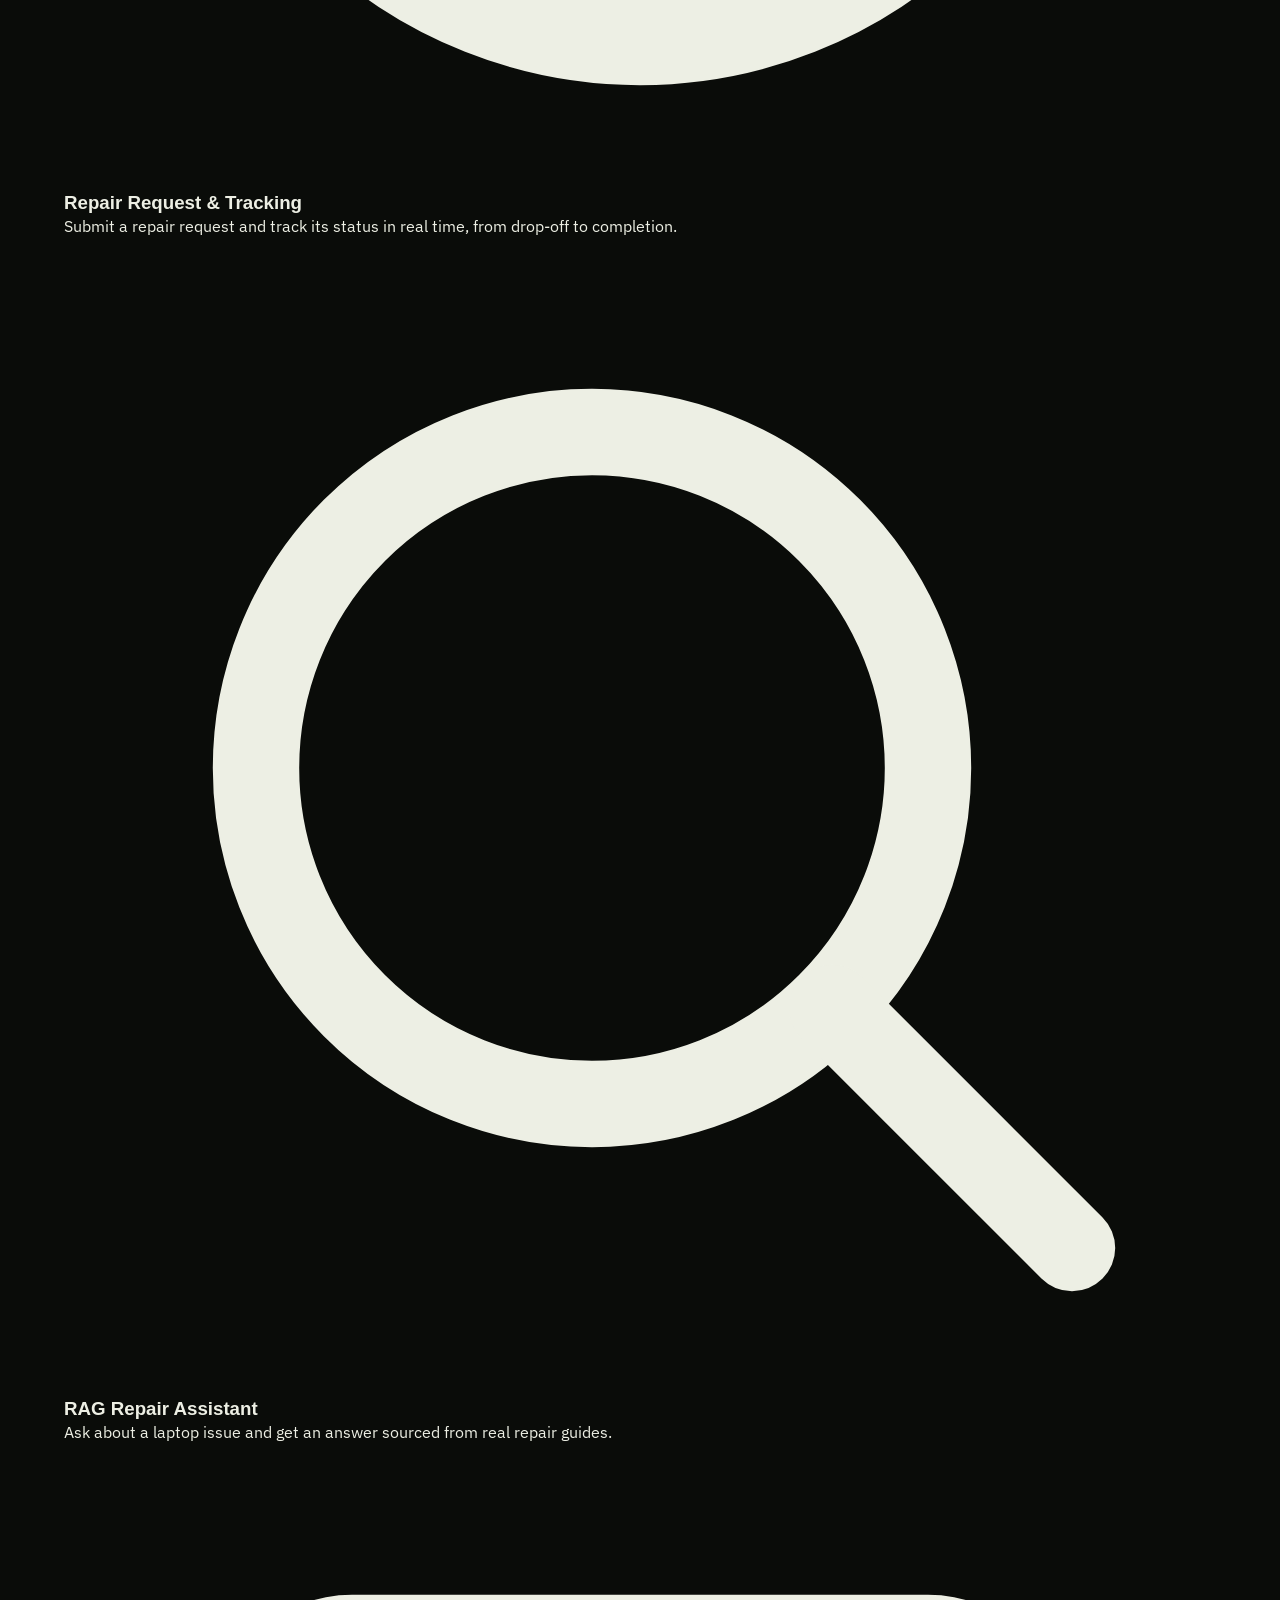
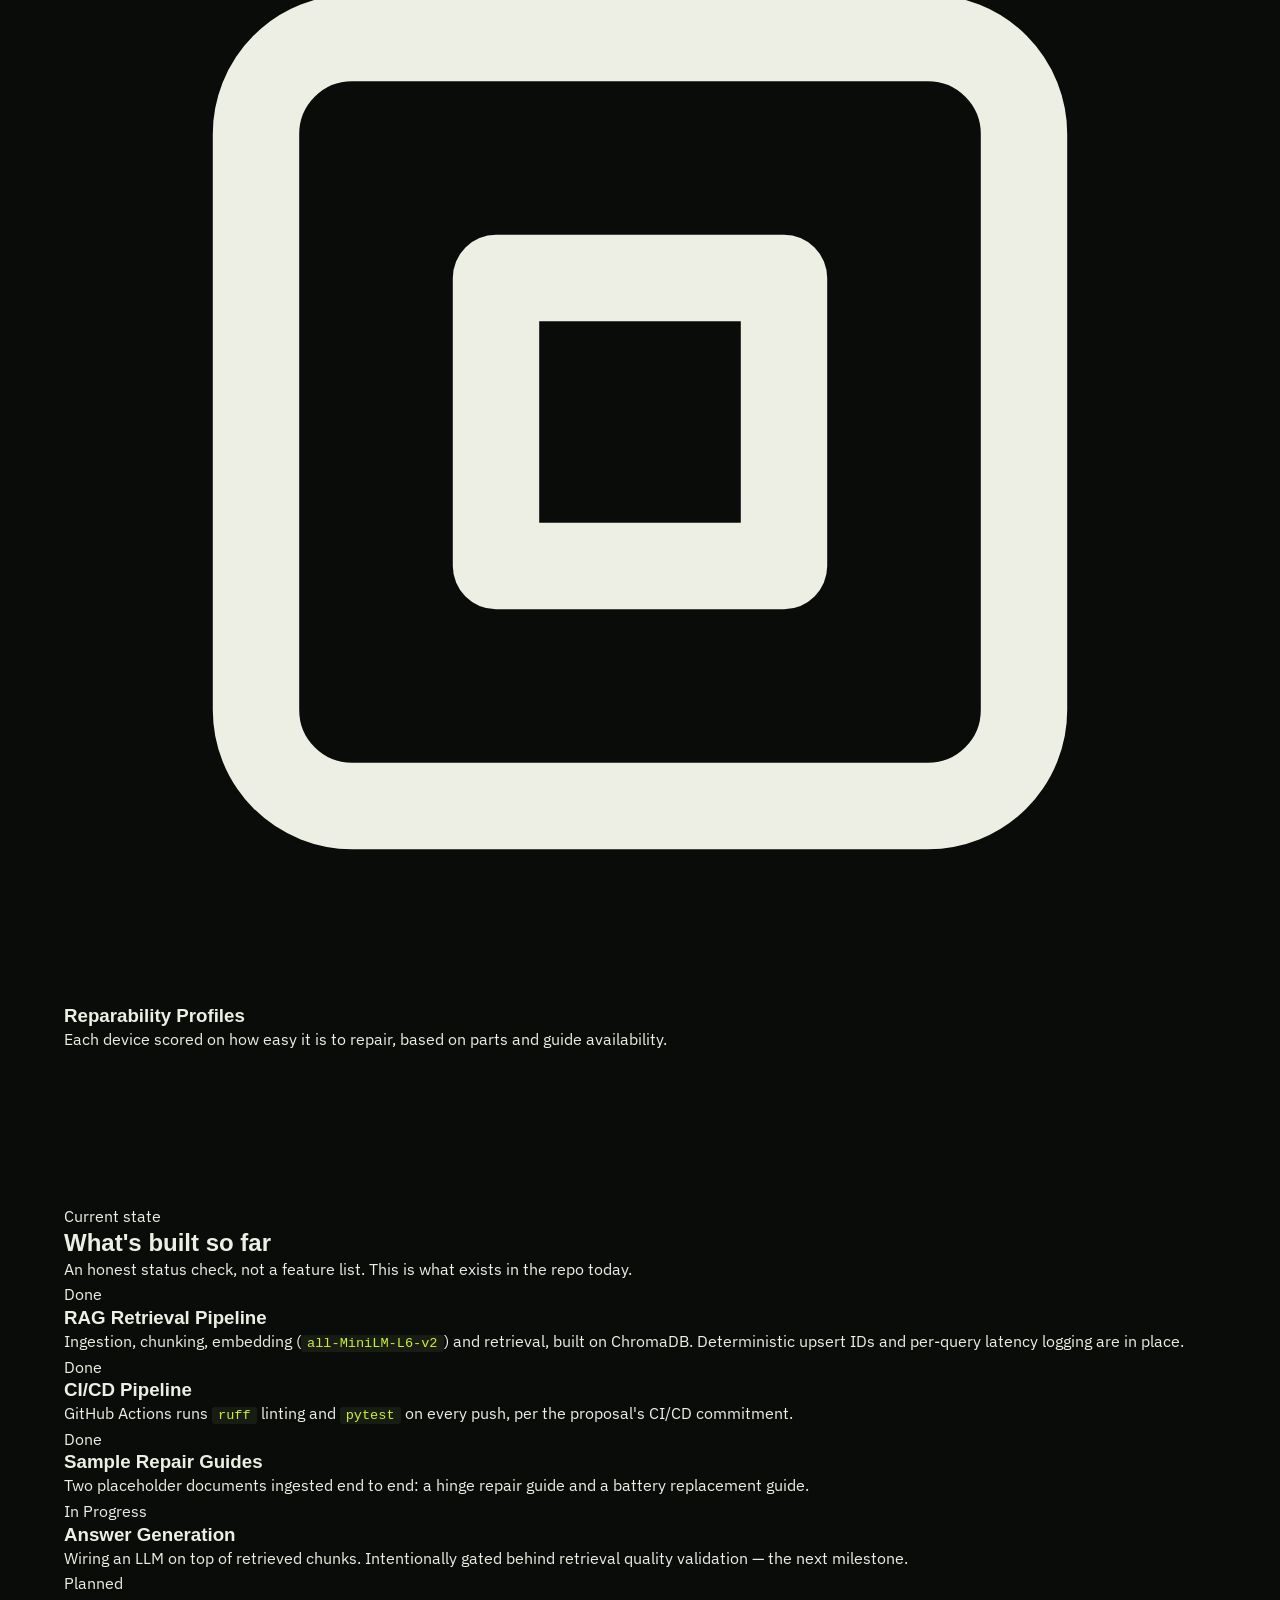
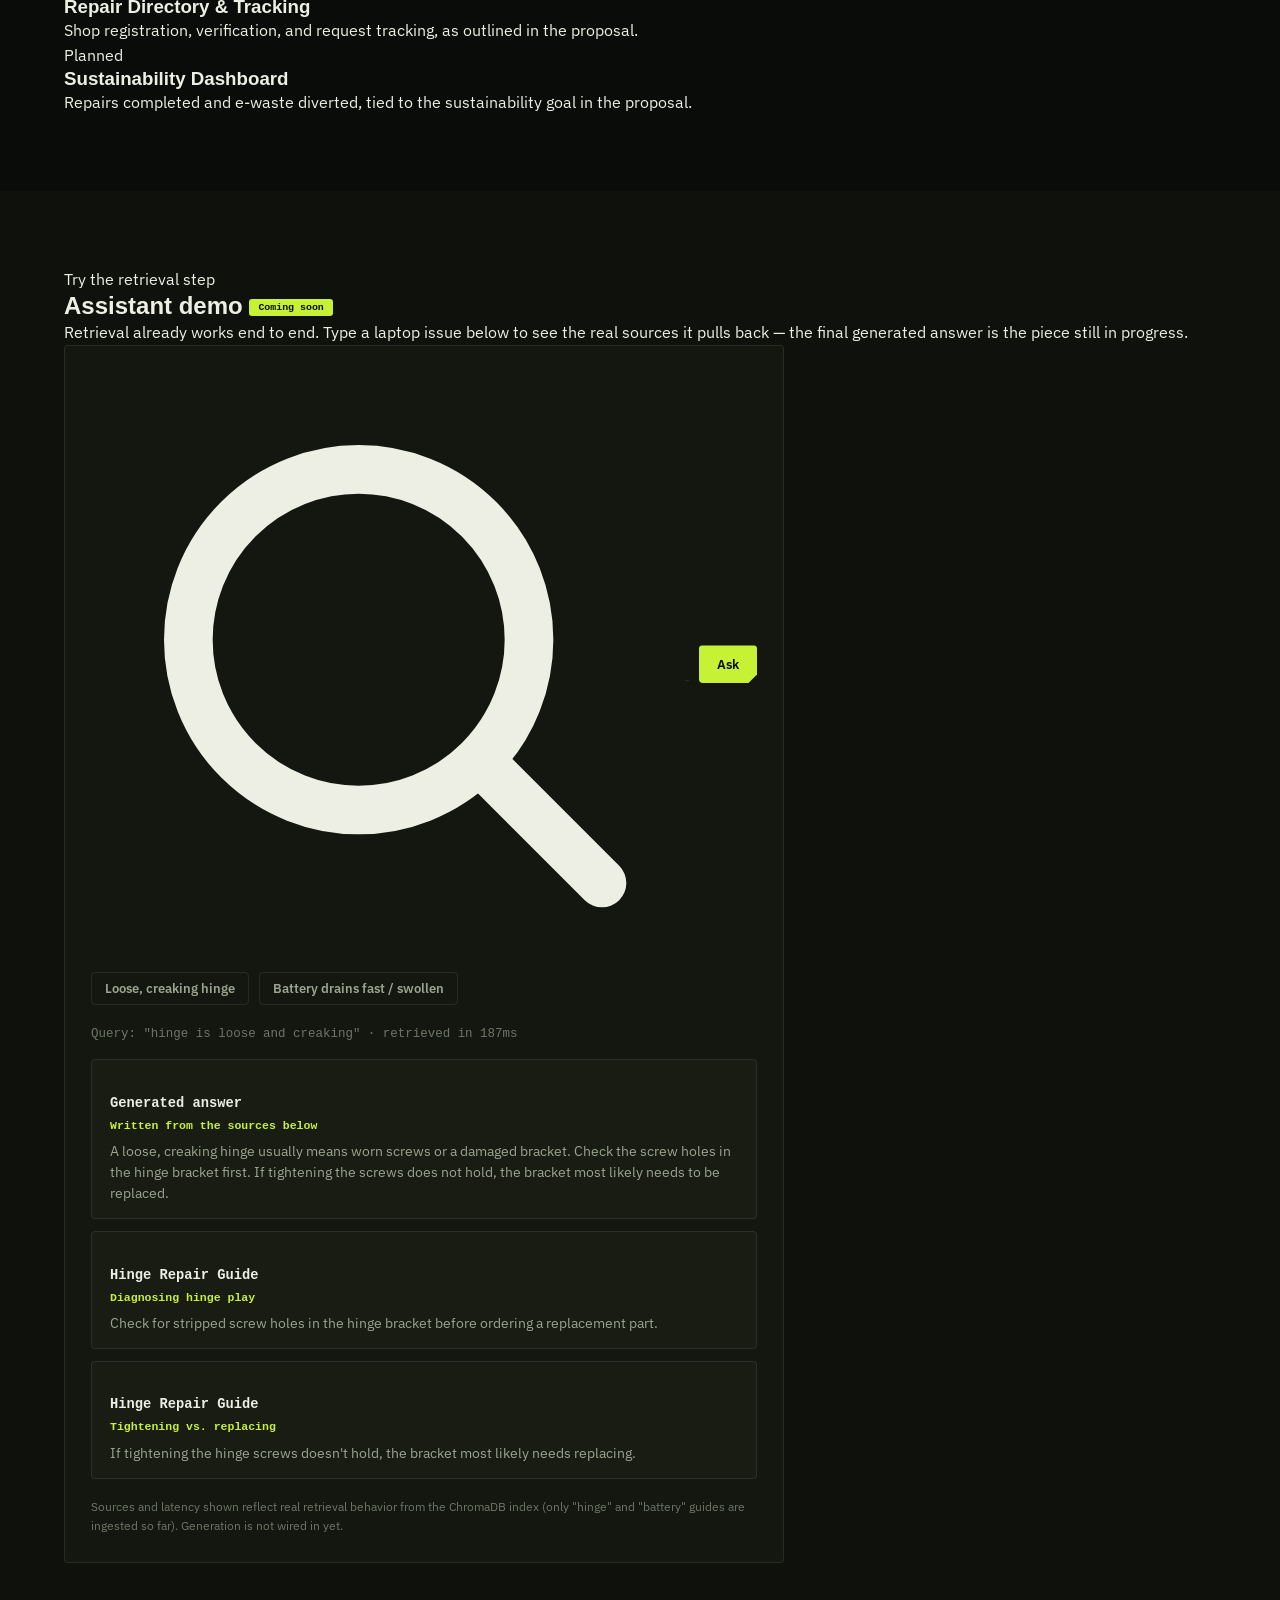
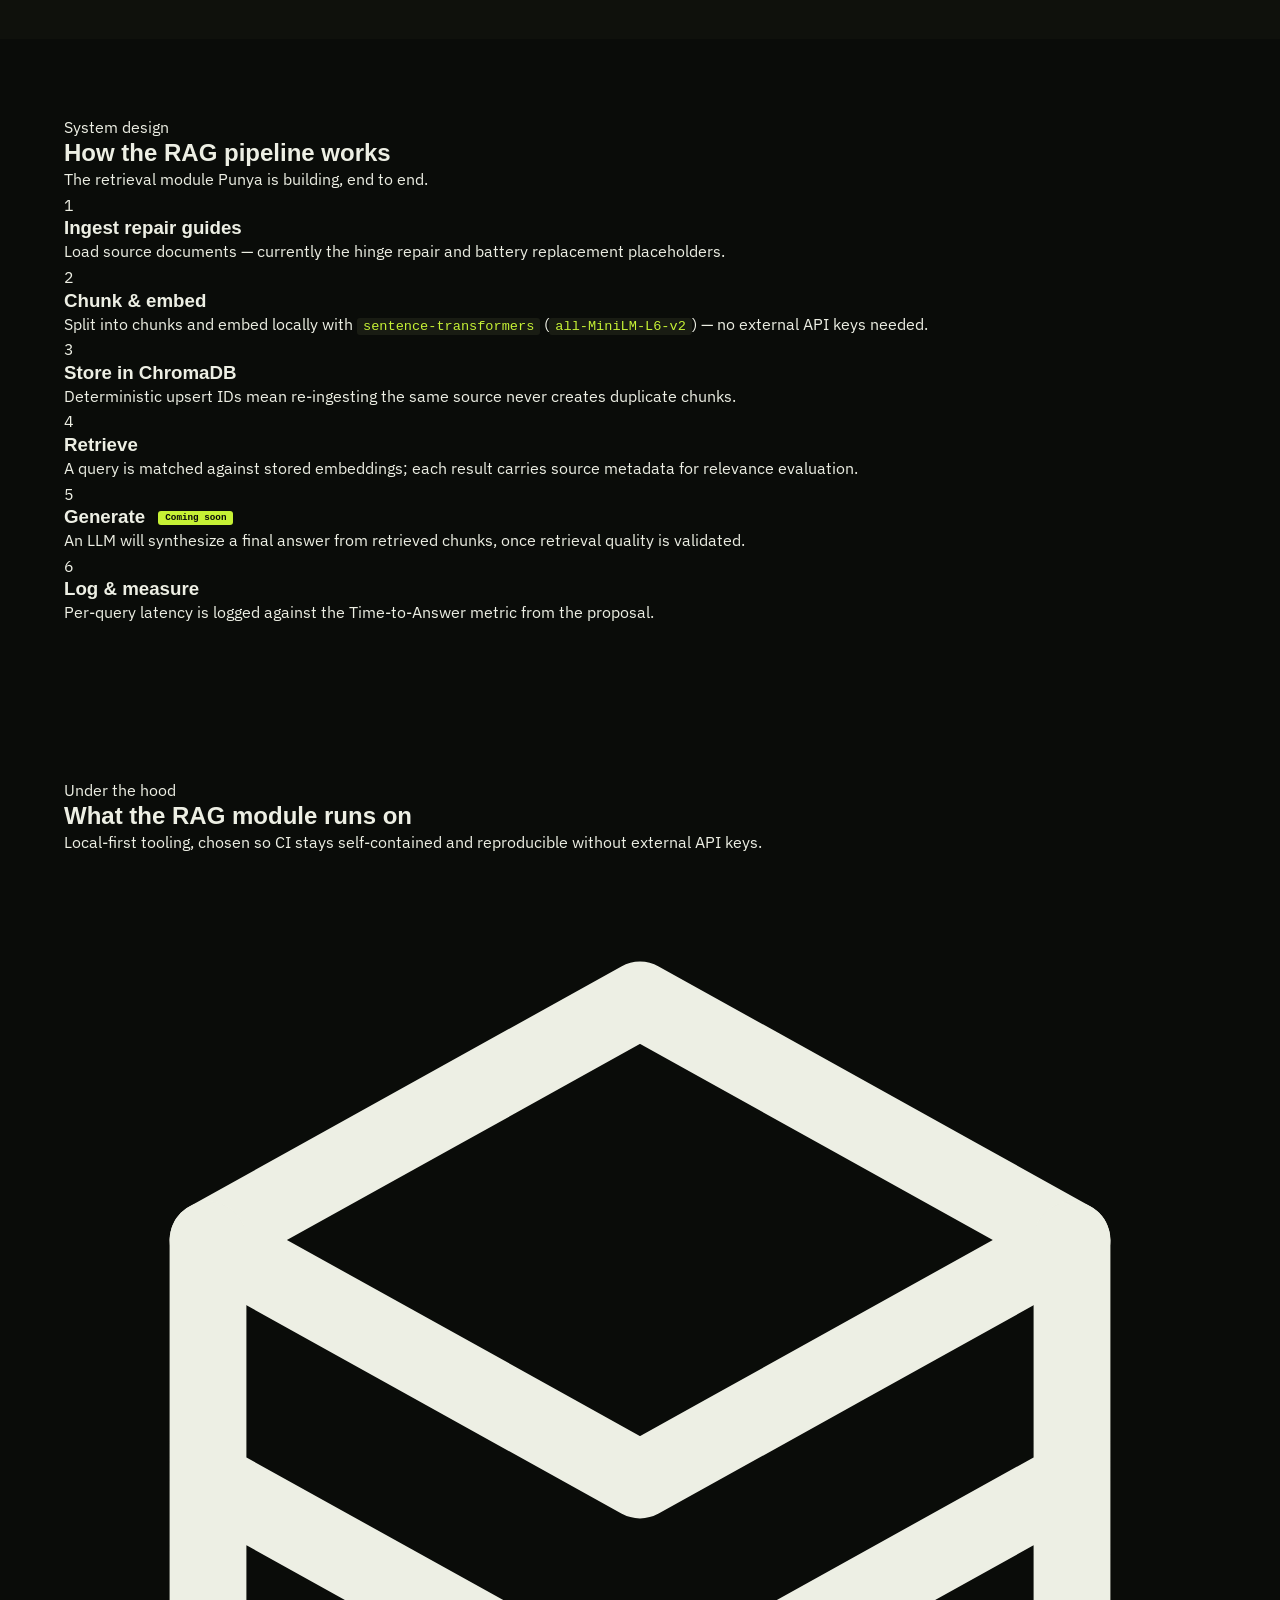
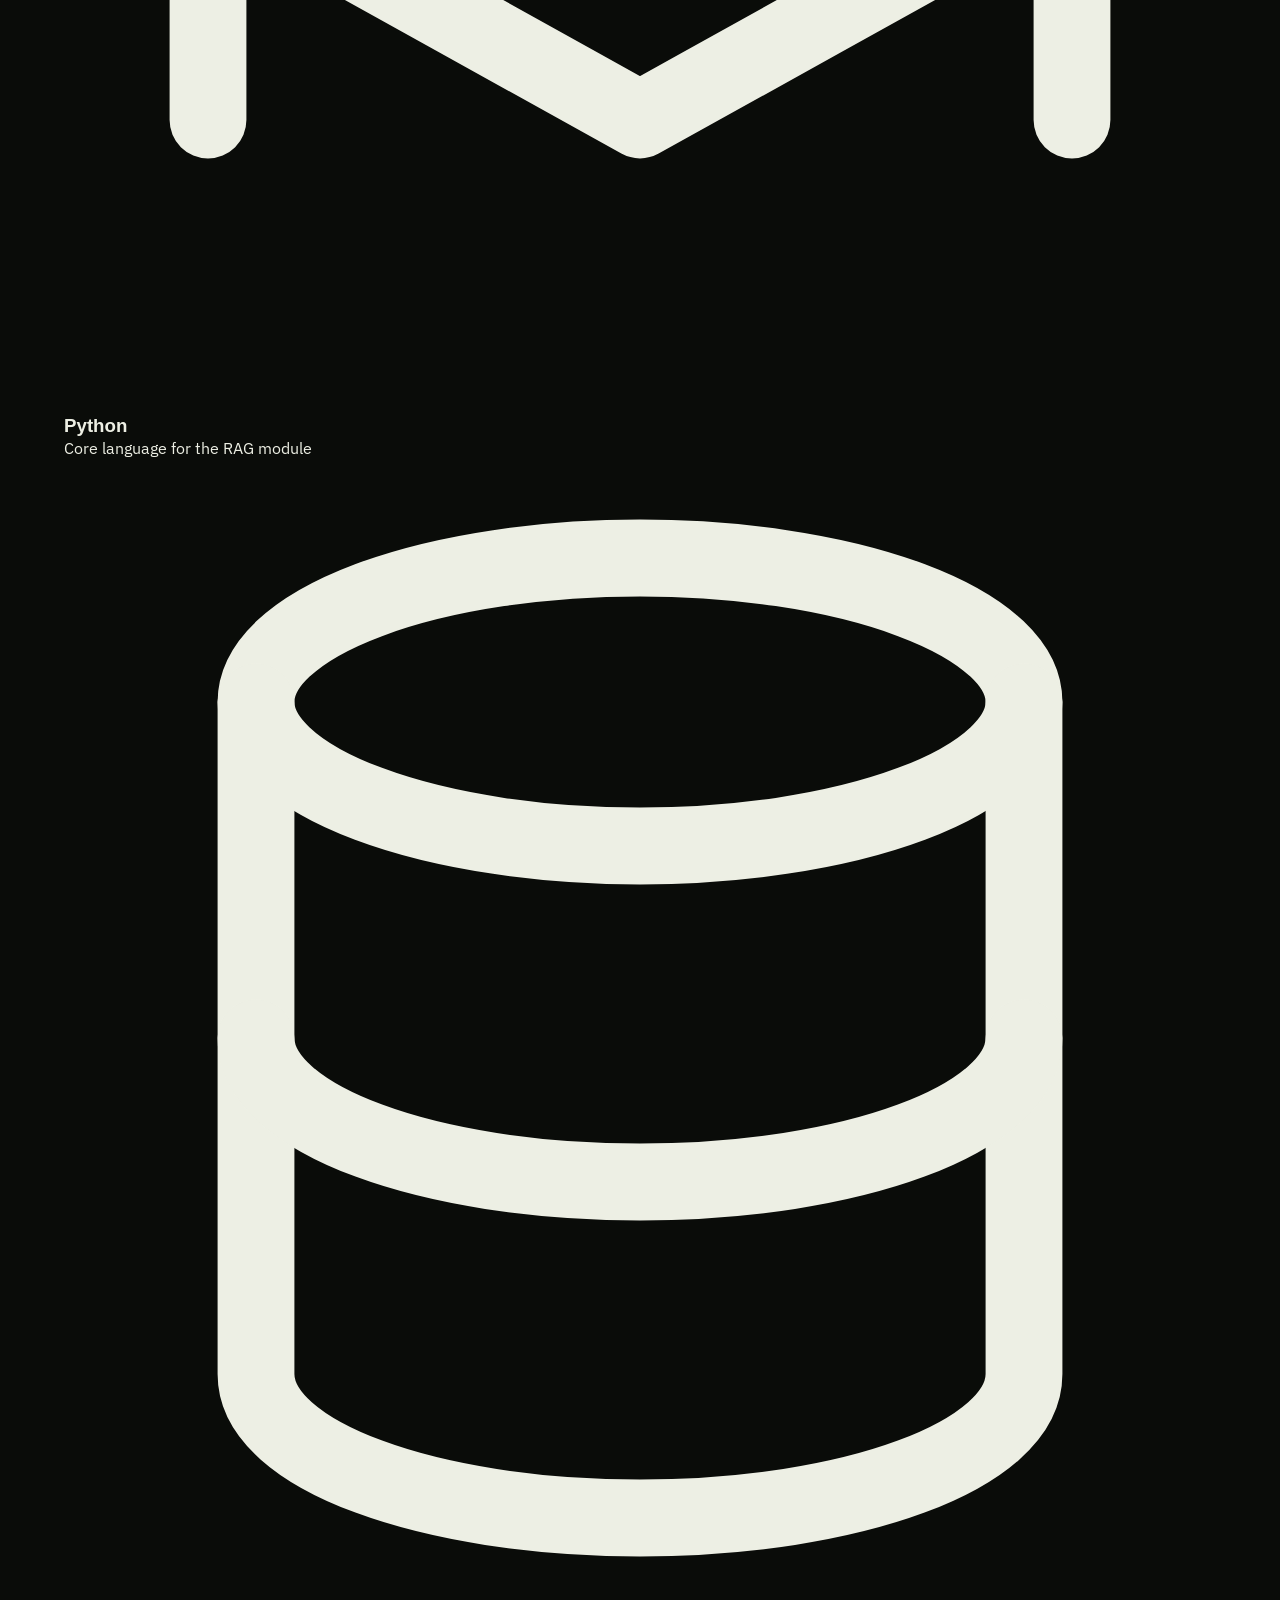
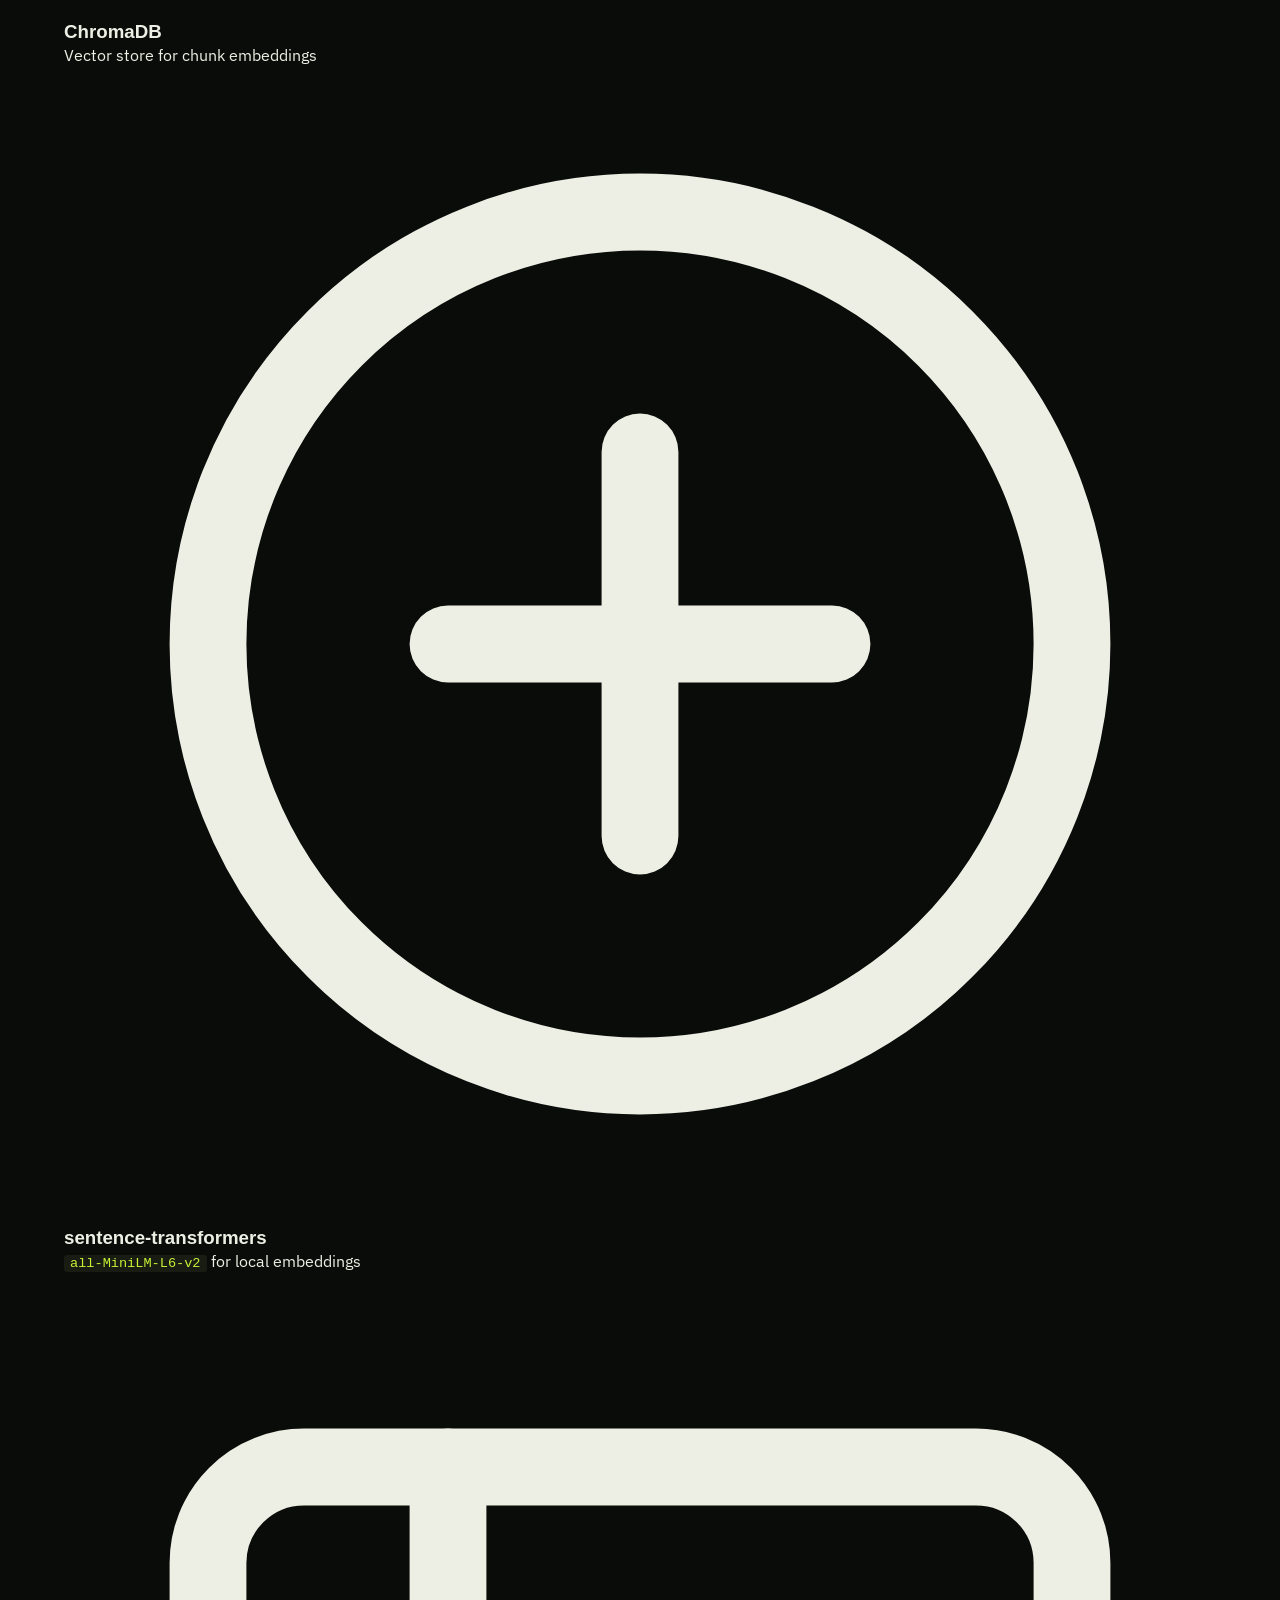
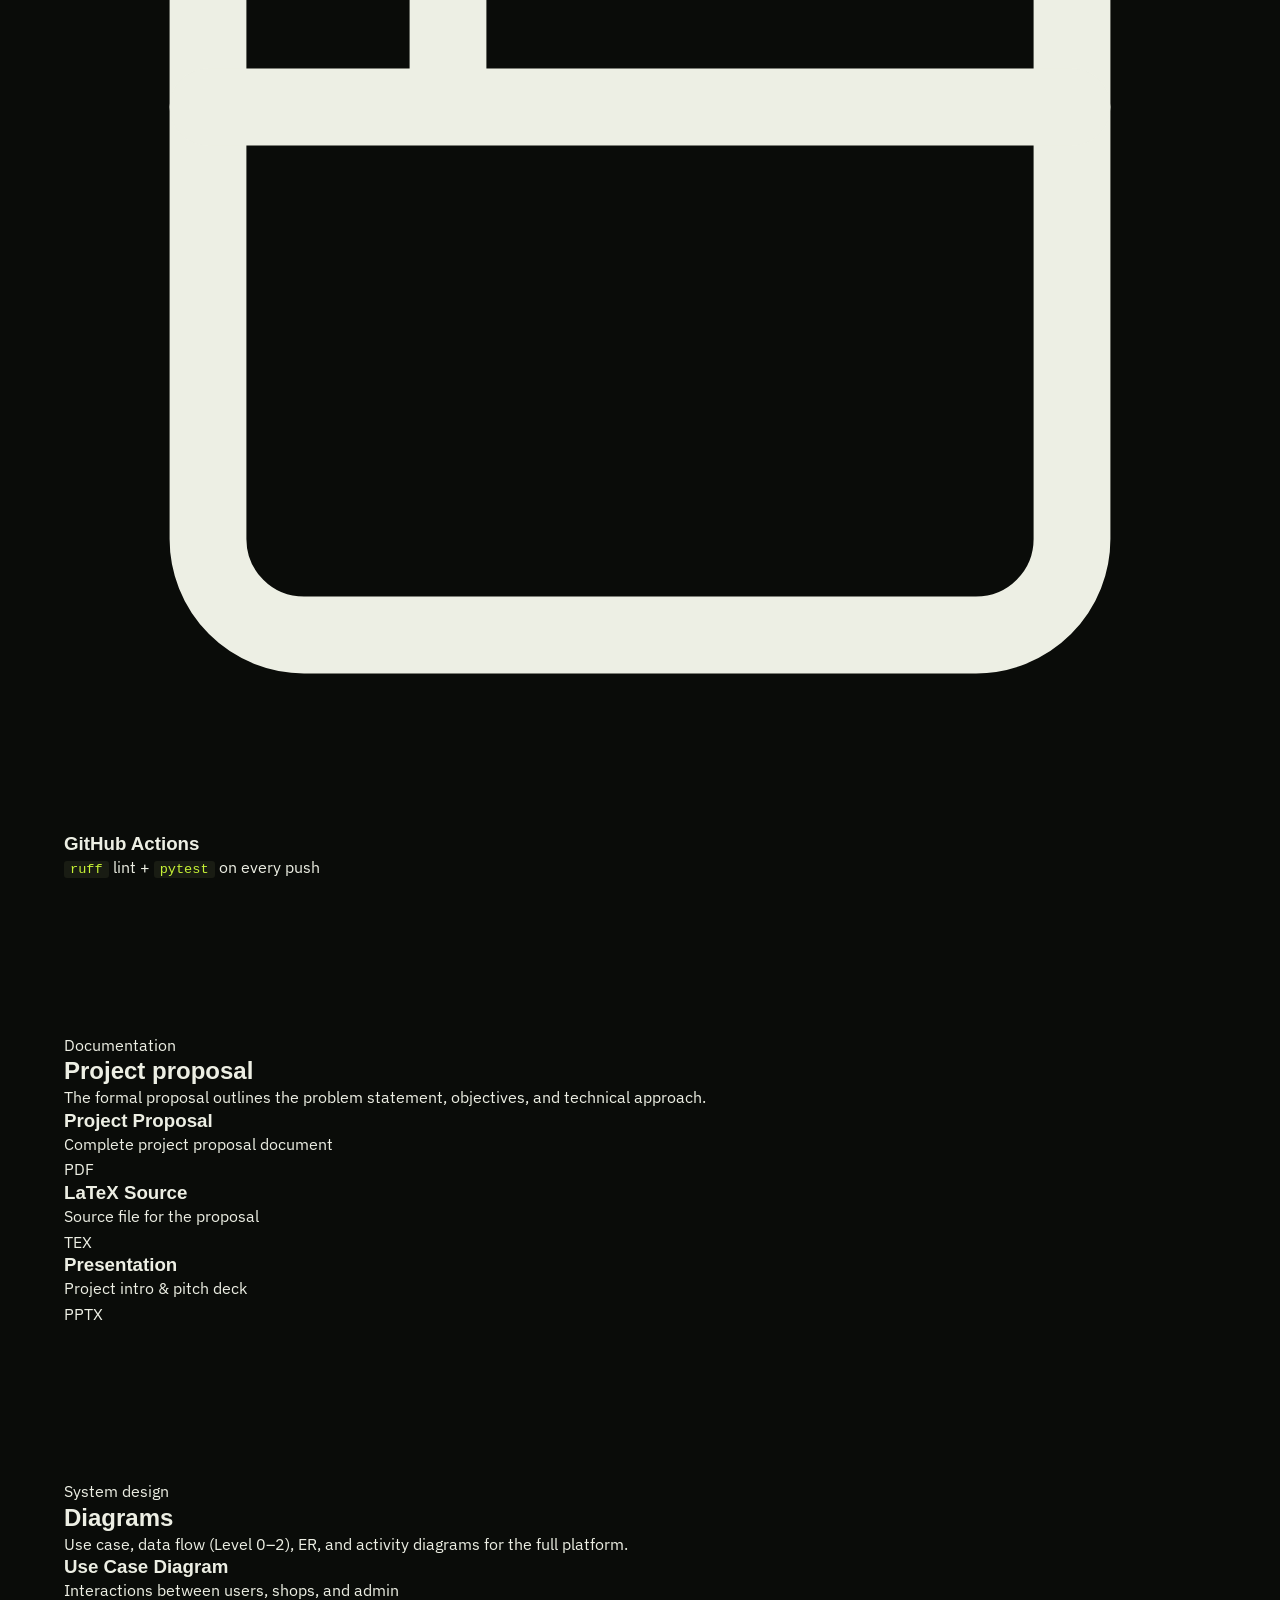
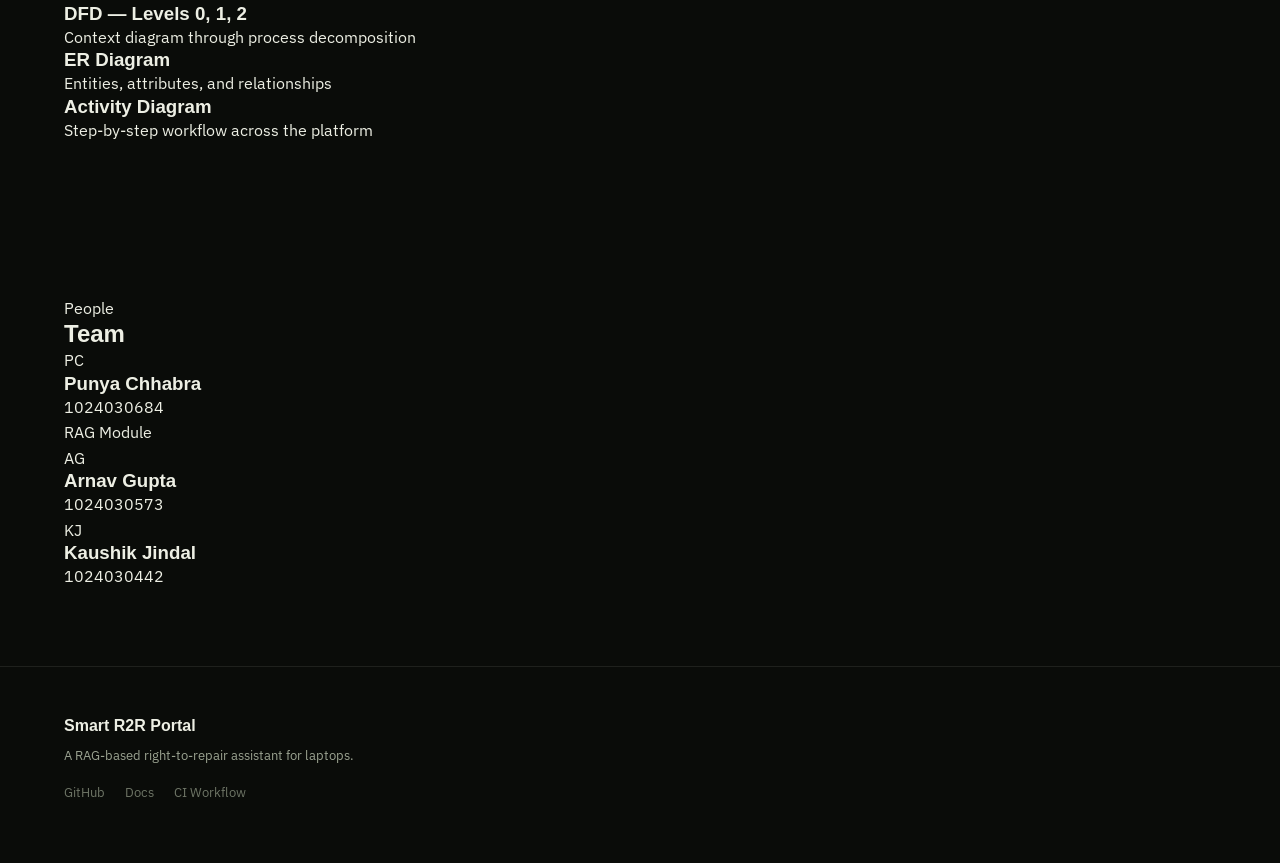
<file: docs/index (1).html>
<!DOCTYPE html>
<html lang="en">
<head>
<meta charset="UTF-8">
<meta name="viewport" content="width=device-width, initial-scale=1.0">
<meta name="description" content="Smart R2R Portal — a RAG-based right-to-repair assistant for laptops. Course project UCS503P.">
<title>Smart R2R Portal — Right-to-Repair Assistant</title>
<link rel="preconnect" href="https://fonts.googleapis.com">
<link rel="preconnect" href="https://fonts.gstatic.com" crossorigin>
<link href="https://fonts.googleapis.com/css2?family=Space+Grotesk:wght@500;600;700&family=IBM+Plex+Sans:wght@400;500;600&display=swap" rel="stylesheet">
<link rel="stylesheet" href="style.css">
</head>
<body>

<nav class="navbar" id="navbar">
  <div class="nav-inner">
    <a href="#top" class="nav-logo">Smart R2R Portal</a>
    <button class="nav-toggle" id="navToggle" aria-label="Toggle navigation">
      <span></span><span></span><span></span>
    </button>
    <ul class="nav-links" id="navLinks">
      <li><a href="#top" class="nav-link">Home</a></li>
      <li><a href="#about" class="nav-link">About</a></li>
      <li><a href="#progress" class="nav-link">Progress</a></li>
      <li><a href="#demo" class="nav-link">Demo</a></li>
      <li><a href="#pipeline" class="nav-link">RAG Pipeline</a></li>
      <li><a href="#stack" class="nav-link">Tech Stack</a></li>
      <li><a href="#docs" class="nav-link">Docs</a></li>
      <li><a href="#diagrams" class="nav-link">Diagrams</a></li>
      <li><a href="#team" class="nav-link">Team</a></li>
      <li><a href="https://github.com/Pcxlit/Smart-R2R-Portal" target="_blank" rel="noopener" class="nav-link nav-link-ext">GitHub</a></li>
    </ul>
  </div>
</nav>

<main id="top">

  <!-- ============ HERO ============ -->
  <section class="hero">
    <div class="hero-glow hero-glow-a"></div>
    <div class="hero-glow hero-glow-b"></div>
    <div class="container hero-grid">
      <div class="hero-copy">
        <p class="eyebrow">Course Project &middot; UCS503P</p>
        <h1>Right to repair,<br>made<br>searchable.</h1>
        <p class="hero-sub">
          Smart R2R Portal helps device owners and repair shops navigate laptop repairs —
          combining a retrieval-augmented repair assistant with a verified shop directory
          and end-to-end repair tracking.
        </p>
        <div class="hero-actions">
          <a href="#progress" class="btn btn-primary">See what's built</a>
          <a href="https://github.com/Pcxlit/Smart-R2R-Portal" target="_blank" rel="noopener" class="btn btn-outline">View on GitHub</a>
        </div>
        <p class="hero-trust">
          <span><i class="dot dot-moss"></i>RAG retrieval: live</span>
          <span><i class="dot dot-amber"></i>Generation: in progress</span>
          <span><i class="dot dot-white"></i>CI on every push</span>
        </p>
      </div>
      <div class="hero-visual" id="heroVisual" aria-hidden="true">
        <div class="capsule-stage" id="capsuleStage">
          <div class="capsule capsule-a"><span></span><span></span></div>
          <div class="capsule capsule-b"><span></span><span></span></div>
          <div class="capsule capsule-c"><span></span><span></span></div>
          <div class="ring"></div>
        </div>
      </div>
    </div>
  </section>

  <!-- ============ ABOUT (VISION) ============ -->
  <section class="section" id="about">
    <div class="container">
      <p class="eyebrow eyebrow-dark">Project vision &middot; from the proposal</p>
      <h2 class="section-title">What Smart R2R Portal aims to be</h2>
      <p class="section-desc">
        The full platform proposed for this course project. Not all of it is built yet —
        see the <a href="#progress" style="color:var(--moss-deep); font-weight:600;">Progress</a> section below for what's actually done.
      </p>
      <div class="grid grid-4">
        <div class="card fade-in">
          <div class="card-icon">
            <svg viewBox="0 0 24 24" fill="none" stroke="currentColor" stroke-width="1.8" stroke-linecap="round" stroke-linejoin="round"><path d="M9 12l2 2 4-4"/><circle cx="12" cy="12" r="9"/></svg>
          </div>
          <h3>Verified Repair Directory</h3>
          <p>Independent repair shops register and list verified profiles with upfront pricing.</p>
        </div>
        <div class="card fade-in">
          <div class="card-icon">
            <svg viewBox="0 0 24 24" fill="none" stroke="currentColor" stroke-width="1.8" stroke-linecap="round" stroke-linejoin="round"><circle cx="12" cy="12" r="9"/><path d="M12 7v5l3.5 2"/></svg>
          </div>
          <h3>Repair Request &amp; Tracking</h3>
          <p>Submit a repair request and track its status in real time, from drop-off to completion.</p>
        </div>
        <div class="card fade-in">
          <div class="card-icon">
            <svg viewBox="0 0 24 24" fill="none" stroke="currentColor" stroke-width="1.8" stroke-linecap="round" stroke-linejoin="round"><circle cx="11" cy="11" r="7"/><line x1="21" y1="21" x2="16" y2="16"/></svg>
          </div>
          <h3>RAG Repair Assistant</h3>
          <p>Ask about a laptop issue and get an answer sourced from real repair guides.</p>
        </div>
        <div class="card fade-in">
          <div class="card-icon">
            <svg viewBox="0 0 24 24" fill="none" stroke="currentColor" stroke-width="1.8" stroke-linecap="round" stroke-linejoin="round"><rect x="4" y="4" width="16" height="16" rx="2"/><path d="M9 9h6v6H9z"/></svg>
          </div>
          <h3>Reparability Profiles</h3>
          <p>Each device scored on how easy it is to repair, based on parts and guide availability.</p>
        </div>
      </div>
    </div>
  </section>

  <!-- ============ PROGRESS (WHAT'S ACTUALLY DONE) ============ -->
  <section class="section section-alt" id="progress">
    <div class="container">
      <p class="eyebrow eyebrow-dark">Current state</p>
      <h2 class="section-title">What's built so far</h2>
      <p class="section-desc">
        An honest status check, not a feature list. This is what exists in the repo today.
      </p>
      <div class="grid grid-3">
        <div class="card fade-in">
          <span class="status-tag status-done">Done</span>
          <h3>RAG Retrieval Pipeline</h3>
          <p>Ingestion, chunking, embedding (<code>all-MiniLM-L6-v2</code>) and retrieval, built on ChromaDB. Deterministic upsert IDs and per-query latency logging are in place.</p>
        </div>
        <div class="card fade-in">
          <span class="status-tag status-done">Done</span>
          <h3>CI/CD Pipeline</h3>
          <p>GitHub Actions runs <code>ruff</code> linting and <code>pytest</code> on every push, per the proposal's CI/CD commitment.</p>
        </div>
        <div class="card fade-in">
          <span class="status-tag status-done">Done</span>
          <h3>Sample Repair Guides</h3>
          <p>Two placeholder documents ingested end to end: a hinge repair guide and a battery replacement guide.</p>
        </div>
        <div class="card fade-in">
          <span class="status-tag status-progress">In Progress</span>
          <h3>Answer Generation</h3>
          <p>Wiring an LLM on top of retrieved chunks. Intentionally gated behind retrieval quality validation — the next milestone.</p>
        </div>
        <div class="card fade-in">
          <span class="status-tag status-planned">Planned</span>
          <h3>Repair Directory &amp; Tracking</h3>
          <p>Shop registration, verification, and request tracking, as outlined in the proposal.</p>
        </div>
        <div class="card fade-in">
          <span class="status-tag status-planned">Planned</span>
          <h3>Sustainability Dashboard</h3>
          <p>Repairs completed and e-waste diverted, tied to the sustainability goal in the proposal.</p>
        </div>
      </div>
    </div>
  </section>

  <!-- ============ DEMO (COMING SOON) ============ -->
  <section class="section section-dark" id="demo">
    <div class="container">
      <p class="eyebrow">Try the retrieval step</p>
      <h2 class="section-title section-title-light">Assistant demo <span class="soon-pill">Coming soon</span></h2>
      <p class="section-desc section-desc-light">
        Retrieval already works end to end. Type a laptop issue below to see the real sources it pulls back —
        the final generated answer is the piece still in progress.
      </p>

      <div class="demo-card">
        <div class="demo-search">
          <form id="demoForm" autocomplete="off" class="demo-form">
            <svg class="demo-search-icon" viewBox="0 0 24 24" fill="none" stroke="currentColor" stroke-width="2" stroke-linecap="round"><circle cx="11" cy="11" r="7"/><line x1="21" y1="21" x2="16.5" y2="16.5"/></svg>
            <input id="demoInput" type="text" placeholder="e.g. hinge is loose, or battery is swollen…">
            <button type="submit" class="btn btn-primary btn-sm">Ask</button>
          </form>
          <div class="demo-chip-row">
            <button type="button" class="demo-chip" data-demo="hinge is loose and creaking">Loose, creaking hinge</button>
            <button type="button" class="demo-chip" data-demo="battery drains fast and feels swollen">Battery drains fast / swollen</button>
          </div>
        </div>
        <div id="demoOutput" class="demo-output"></div>
        <p class="demo-note">Sources and latency shown reflect real retrieval behavior from the ChromaDB index (only "hinge" and "battery" guides are ingested so far). Generation is not wired in yet.</p>
      </div>
    </div>
  </section>

  <!-- ============ RAG PIPELINE ============ -->
  <section class="section" id="pipeline">
    <div class="container">
      <p class="eyebrow eyebrow-dark">System design</p>
      <h2 class="section-title">How the RAG pipeline works</h2>
      <p class="section-desc">
        The retrieval module Punya is building, end to end.
      </p>

      <div class="flow-pipeline">
        <div class="flow-step fade-in">
          <div class="flow-step-number">1</div>
          <div class="flow-step-content">
            <h3>Ingest repair guides</h3>
            <p>Load source documents — currently the hinge repair and battery replacement placeholders.</p>
          </div>
        </div>
        <div class="flow-connector"></div>

        <div class="flow-step fade-in">
          <div class="flow-step-number">2</div>
          <div class="flow-step-content">
            <h3>Chunk &amp; embed</h3>
            <p>Split into chunks and embed locally with <code>sentence-transformers</code> (<code>all-MiniLM-L6-v2</code>) — no external API keys needed.</p>
          </div>
        </div>
        <div class="flow-connector"></div>

        <div class="flow-step fade-in">
          <div class="flow-step-number">3</div>
          <div class="flow-step-content">
            <h3>Store in ChromaDB</h3>
            <p>Deterministic upsert IDs mean re-ingesting the same source never creates duplicate chunks.</p>
          </div>
        </div>
        <div class="flow-connector"></div>

        <div class="flow-step fade-in">
          <div class="flow-step-number">4</div>
          <div class="flow-step-content">
            <h3>Retrieve</h3>
            <p>A query is matched against stored embeddings; each result carries source metadata for relevance evaluation.</p>
          </div>
        </div>
        <div class="flow-connector"></div>

        <div class="flow-step fade-in">
          <div class="flow-step-number">5</div>
          <div class="flow-step-content">
            <h3>Generate <span class="soon-pill soon-pill-sm">Coming soon</span></h3>
            <p>An LLM will synthesize a final answer from retrieved chunks, once retrieval quality is validated.</p>
          </div>
        </div>
        <div class="flow-connector"></div>

        <div class="flow-step fade-in">
          <div class="flow-step-number">6</div>
          <div class="flow-step-content">
            <h3>Log &amp; measure</h3>
            <p>Per-query latency is logged against the Time-to-Answer metric from the proposal.</p>
          </div>
        </div>
      </div>
    </div>
  </section>

  <!-- ============ TECH STACK ============ -->
  <section class="section section-alt" id="stack">
    <div class="container">
      <p class="eyebrow eyebrow-dark">Under the hood</p>
      <h2 class="section-title">What the RAG module runs on</h2>
      <p class="section-desc">Local-first tooling, chosen so CI stays self-contained and reproducible without external API keys.</p>
      <div class="grid grid-4">
        <div class="card card-center fade-in">
          <div class="card-icon card-icon-lg">
            <svg viewBox="0 0 24 24" fill="none" stroke="currentColor" stroke-width="1.6" stroke-linecap="round" stroke-linejoin="round"><path d="M12 3l9 5-9 5-9-5 9-5z"/><path d="M3 13l9 5 9-5M3 8v10M21 8v10"/></svg>
          </div>
          <h3>Python</h3>
          <p>Core language for the RAG module</p>
        </div>
        <div class="card card-center fade-in">
          <div class="card-icon card-icon-lg">
            <svg viewBox="0 0 24 24" fill="none" stroke="currentColor" stroke-width="1.6" stroke-linecap="round" stroke-linejoin="round"><ellipse cx="12" cy="5" rx="8" ry="3"/><path d="M4 5v14c0 1.7 3.6 3 8 3s8-1.3 8-3V5"/><path d="M4 12c0 1.7 3.6 3 8 3s8-1.3 8-3"/></svg>
          </div>
          <h3>ChromaDB</h3>
          <p>Vector store for chunk embeddings</p>
        </div>
        <div class="card card-center fade-in">
          <div class="card-icon card-icon-lg">
            <svg viewBox="0 0 24 24" fill="none" stroke="currentColor" stroke-width="1.6" stroke-linecap="round" stroke-linejoin="round"><circle cx="12" cy="12" r="9"/><path d="M8 12h8M12 8v8"/></svg>
          </div>
          <h3>sentence-transformers</h3>
          <p><code>all-MiniLM-L6-v2</code> for local embeddings</p>
        </div>
        <div class="card card-center fade-in">
          <div class="card-icon card-icon-lg">
            <svg viewBox="0 0 24 24" fill="none" stroke="currentColor" stroke-width="1.6" stroke-linecap="round" stroke-linejoin="round"><rect x="3" y="4" width="18" height="16" rx="2"/><path d="M3 9h18M8 4v5"/></svg>
          </div>
          <h3>GitHub Actions</h3>
          <p><code>ruff</code> lint + <code>pytest</code> on every push</p>
        </div>
      </div>
    </div>
  </section>

  <!-- ============ DOCUMENTATION ============ -->
  <section class="section" id="docs">
    <div class="container">
      <p class="eyebrow eyebrow-dark">Documentation</p>
      <h2 class="section-title">Project proposal</h2>
      <p class="section-desc">The formal proposal outlines the problem statement, objectives, and technical approach.</p>
      <div class="grid grid-3">
        <a href="https://github.com/Pcxlit/Smart-R2R-Portal/blob/main/project_proposal/Repair_Flow.pdf" target="_blank" rel="noopener" class="card card-link fade-in">
          <h3>Project Proposal</h3>
          <p>Complete project proposal document</p>
          <span class="tag">PDF</span>
        </a>
        <a href="https://github.com/Pcxlit/Smart-R2R-Portal/blob/main/project_proposal/RepairFlow_Project_Proposal_.tex" target="_blank" rel="noopener" class="card card-link fade-in">
          <h3>LaTeX Source</h3>
          <p>Source file for the proposal</p>
          <span class="tag">TEX</span>
        </a>
        <a href="https://github.com/Pcxlit/Smart-R2R-Portal/blob/main/docs/SmartR2R_GuideAndReparabilityPortal.pptx" target="_blank" rel="noopener" class="card card-link fade-in">
          <h3>Presentation</h3>
          <p>Project intro &amp; pitch deck</p>
          <span class="tag">PPTX</span>
        </a>
      </div>
    </div>
  </section>

  <!-- ============ DIAGRAMS ============ -->
  <section class="section section-alt" id="diagrams">
    <div class="container">
      <p class="eyebrow eyebrow-dark">System design</p>
      <h2 class="section-title">Diagrams</h2>
      <p class="section-desc">Use case, data flow (Level 0–2), ER, and activity diagrams for the full platform.</p>
      <div class="grid grid-3">
        <a href="https://github.com/Pcxlit/Smart-R2R-Portal/blob/main/docs/RepairFlow_UseCase_Diagram.pdf" target="_blank" rel="noopener" class="card card-link fade-in">
          <h3>Use Case Diagram</h3>
          <p>Interactions between users, shops, and admin</p>
        </a>
        <a href="https://github.com/Pcxlit/Smart-R2R-Portal/blob/main/docs/RepairFlow_DFD_Diagrams_lvl_0,1,2.pdf" target="_blank" rel="noopener" class="card card-link fade-in">
          <h3>DFD — Levels 0, 1, 2</h3>
          <p>Context diagram through process decomposition</p>
        </a>
        <a href="https://github.com/Pcxlit/Smart-R2R-Portal/blob/main/docs/RepairFlow_ER_Diagram.pdf" target="_blank" rel="noopener" class="card card-link fade-in">
          <h3>ER Diagram</h3>
          <p>Entities, attributes, and relationships</p>
        </a>
        <a href="https://github.com/Pcxlit/Smart-R2R-Portal/blob/main/docs/RepairFlow_Activity_Diagram.pdf" target="_blank" rel="noopener" class="card card-link fade-in">
          <h3>Activity Diagram</h3>
          <p>Step-by-step workflow across the platform</p>
        </a>
      </div>
    </div>
  </section>

  <!-- ============ TEAM ============ -->
  <section class="section" id="team">
    <div class="container">
      <p class="eyebrow eyebrow-dark">People</p>
      <h2 class="section-title">Team</h2>
      <div class="grid grid-3">
        <div class="card card-center fade-in">
          <div class="avatar">PC</div>
          <h3>Punya Chhabra</h3>
          <p>1024030684</p>
          <span class="tag">RAG Module</span>
        </div>
        <div class="card card-center fade-in">
          <div class="avatar">AG</div>
          <h3>Arnav Gupta</h3>
          <p>1024030573</p>
        </div>
        <div class="card card-center fade-in">
          <div class="avatar">KJ</div>
          <h3>Kaushik Jindal</h3>
          <p>1024030442</p>
        </div>
      </div>
    </div>
  </section>

</main>

<footer class="footer">
  <div class="container footer-inner">
    <span class="footer-logo">Smart R2R Portal</span>
    <p class="footer-text">A RAG-based right-to-repair assistant for laptops.</p>
    <div class="footer-links">
      <a href="https://github.com/Pcxlit/Smart-R2R-Portal" target="_blank" rel="noopener">GitHub</a>
      <a href="https://github.com/Pcxlit/Smart-R2R-Portal/tree/main/docs" target="_blank" rel="noopener">Docs</a>
      <a href="https://github.com/Pcxlit/Smart-R2R-Portal/tree/main/.github/workflows" target="_blank" rel="noopener">CI Workflow</a>
    </div>
  </div>
</footer>

<script src="script.js"></script>
</body>
</html>
</file>
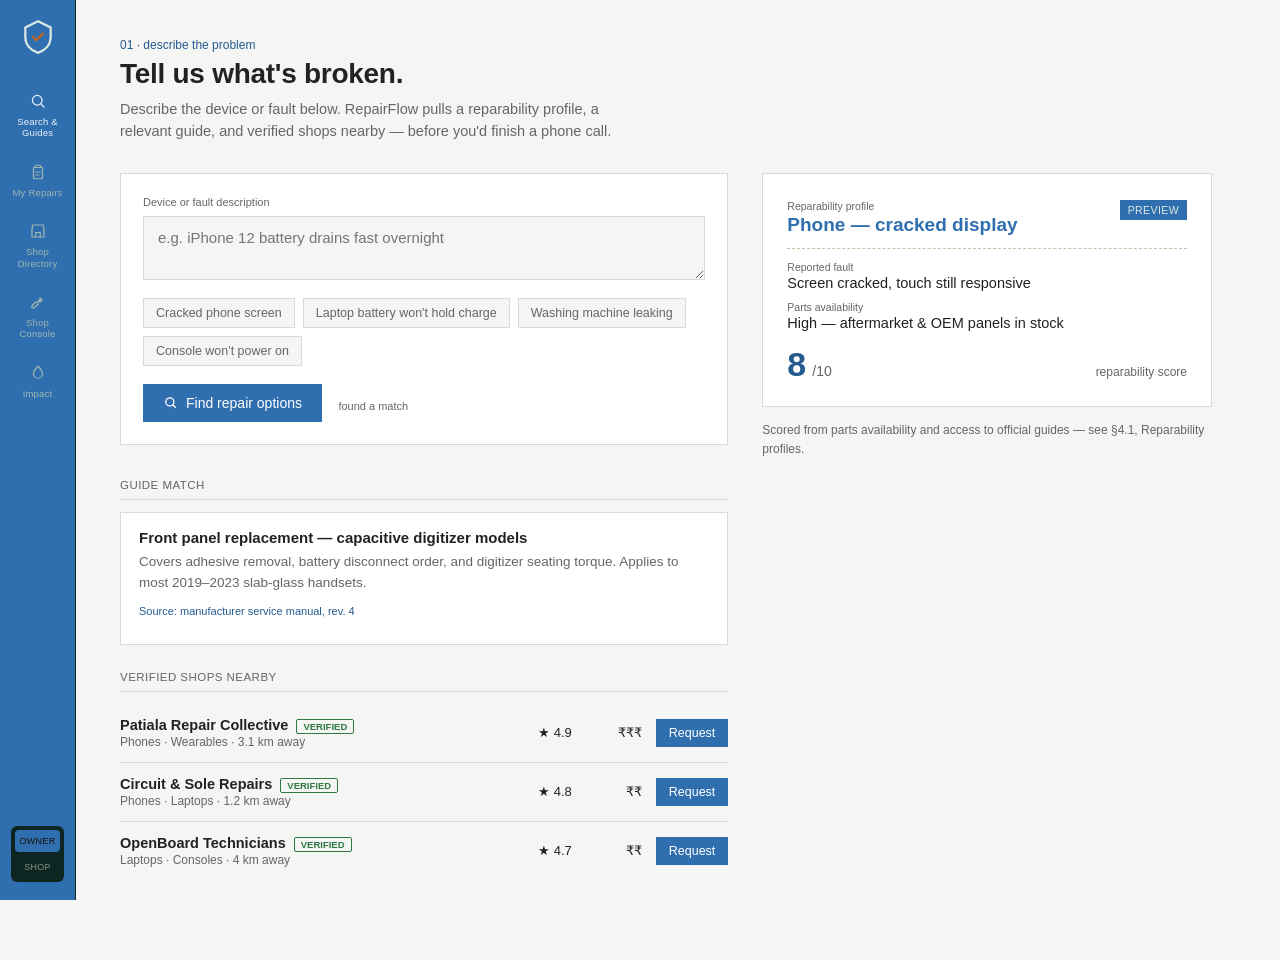
<file: prototype/RepairFlow_Prototype.html>
<!DOCTYPE html>
<html lang="en">
<head>
<meta charset="UTF-8">
<meta name="viewport" content="width=device-width, initial-scale=1.0">
<title>RepairFlow — prototype</title>
<style>
  :root{
    --paper: #F5F5F3;
    --paper-dark: #E8E8E5;
    --paper-line: #DADADA;
    --ink: #222222;
    --ink-soft: #666666;
    --pcb: #2f6fb0;
    --pcb-light: #f0f5fb;
    --pcb-lighter: #2f6fb0;
    --copper: #2f6fb0;
    --copper-dark: #245a90;
    --copper-light: #e9f0fa;
    --rust: #b3401f;
    --solder: #666666;
    --ok: #2f7a45;
    --radius-tag: 3px;
    --font-sans: Arial, Helvetica, sans-serif;
    --font-mono: Arial, Helvetica, sans-serif;
  }

  *{box-sizing:border-box;}
  html{scroll-behavior:smooth;}
  body{
    margin:0;
    font-family:var(--font-sans);
    color:var(--ink);
    background:var(--paper);
    -webkit-font-smoothing:antialiased;
  }
  @media (prefers-reduced-motion: reduce){
    *{animation-duration:0.001ms !important; transition-duration:0.001ms !important;}
  }

  a{color:inherit;}
  button{font-family:inherit;}

  /* ===== Layout shell ===== */
  .shell{
    display:flex;
    align-items:stretch;
    min-height:100vh;
  }
  @media (max-width:820px){
    .shell{flex-direction:column;}
    .rail{
      position:sticky; top:0; z-index:40;
      flex-direction:row !important;
      flex:0 0 auto;
      width:100%; height:auto;
      padding:10px 12px !important;
      overflow-x:auto;
    }
    .rail__brand{display:none;}
    .rail__nav{flex-direction:row !important; gap:6px !important;}
    .rail__item{width:auto !important; flex-direction:row !important; padding:8px 12px !important;}
    .rail__label{font-size:10px !important;}
    .rail__foot{display:none;}
  }

  .rail{
    flex:0 0 76px;
    background:var(--pcb);
    color:#DCE8E2;
    display:flex;
    flex-direction:column;
    align-items:center;
    padding:18px 0;
    position:sticky;
    top:0;
    align-self:flex-start;
    height:100vh;
    border-right:1px solid #0E2621;
  }
  .rail__brand{
    width:38px;height:38px;
    display:flex;align-items:center;justify-content:center;
    margin-bottom:26px;
  }
  .rail__nav{
    display:flex;
    flex-direction:column;
    gap:4px;
    flex:1;
    width:100%;
    align-items:center;
  }
  .rail__item{
    width:60px;
    display:flex;
    flex-direction:column;
    align-items:center;
    gap:6px;
    padding:10px 4px;
    background:transparent;
    border:none;
    color:#9FB6AD;
    cursor:pointer;
    border-radius:4px;
    position:relative;
  }
  .rail__item svg{width:18px;height:18px;}
  .rail__item .rail__label{
    font-size:9.5px;
    letter-spacing:0.02em;
    line-height:1.2;
    text-align:center;
  }
  .rail__item:hover{ color:#E9C29B; background:var(--pcb-light); }
  .rail__item.is-active{
    color:var(--copper-light);
    background:var(--pcb-lighter);
  }
  .rail__item.is-active::before{
    content:"";
    position:absolute; left:-1px; top:8px; bottom:8px; width:3px;
    background:var(--copper);
    border-radius:0 2px 2px 0;
  }
  .rail__foot{
    margin-top:auto;
    display:flex;
    flex-direction:column;
    align-items:center;
    gap:10px;
    padding-top:16px;
  }
  .role-toggle{
    display:flex;
    flex-direction:column;
    gap:4px;
    background:#0E2621;
    padding:4px;
    border-radius:6px;
  }
  .role-toggle button{
    background:transparent;
    border:none;
    color:#7E948B;
    font-size:9px;
    letter-spacing:0.03em;
    padding:6px 5px;
    border-radius:4px;
    cursor:pointer;
    font-family:var(--font-mono);
  }
  .role-toggle button.is-active{background:var(--copper); color:#1C1006;}

  main{ padding:0; min-width:0; flex:1; }

  .view{ display:none; padding:38px 44px 80px; max-width:1180px; }
  .view.is-active{ display:block; }
  @media (max-width:640px){ .view{ padding:22px 16px 60px; } }

  .view__head{ margin-bottom:30px; }
  .view__kicker{
    font-family:var(--font-mono);
    font-size:12px;
    color:var(--copper-dark);
    margin:0 0 6px;
  }
  .view__title{
    font-size:28px;
    font-weight:600;
    margin:0 0 8px;
    letter-spacing:-0.01em;
  }
  .view__sub{
    font-size:14.5px;
    color:var(--ink-soft);
    max-width:62ch;
    line-height:1.55;
    margin:0;
  }

  /* ===== Search view / hero ticket ===== */
  .search-grid{
    display:grid;
    grid-template-columns:1.15fr 0.85fr;
    gap:34px;
    align-items:start;
  }
  @media (max-width:900px){ .search-grid{grid-template-columns:1fr;} }

  .query-box{
    background:#fff;
    border:1px solid var(--paper-line);
    padding:22px;
  }
  .query-box label{
    display:block;
    font-size:11px;
    font-family:var(--font-mono);
    color:var(--ink-soft);
    margin-bottom:8px;
  }
  .query-box textarea{
    width:100%;
    border:1px solid var(--paper-line);
    background:var(--paper);
    padding:12px 14px;
    font-family:var(--font-sans);
    font-size:15px;
    resize:vertical;
    min-height:64px;
    color:var(--ink);
  }
  .query-box textarea:focus{ outline:2px solid var(--copper); outline-offset:1px; }

  .chips{ display:flex; flex-wrap:wrap; gap:8px; margin:14px 0 18px; }
  .chip{
    font-size:12.5px;
    padding:7px 12px;
    background:var(--paper);
    border:1px solid var(--paper-line);
    cursor:pointer;
    color:var(--ink-soft);
  }
  .chip:hover{ border-color:var(--copper); color:var(--copper-dark); }

  .btn{
    display:inline-flex; align-items:center; gap:8px;
    background:var(--copper);
    color:#fff;
    border:none;
    padding:11px 20px;
    font-size:14px;
    font-weight:500;
    cursor:pointer;
    font-family:var(--font-sans);
  }
  .btn:hover{ background:var(--copper-dark); }
  .btn:focus-visible{ outline:2px solid var(--pcb); outline-offset:2px; }
  .btn--ghost{
    background:transparent;
    color:var(--pcb);
    border:1px solid var(--pcb);
  }
  .btn--ghost:hover{ background:var(--pcb); color:#fff; }
  .btn--sm{ padding:7px 13px; font-size:12.5px; }

  /* the ticket: hero visual */
  .ticket{
    position:relative;
    background:#fff;
    border:1px solid #DADADA;
    padding:26px 24px 22px;
  }
  .ticket__row{
    display:flex; justify-content:space-between; align-items:flex-start;
    border-bottom:1px dashed #C9BFA6;
    padding-bottom:12px; margin-bottom:12px;
  }
  .ticket__id{ font-family:var(--font-mono); font-size:19px; font-weight:600; color:var(--pcb); }
  .ticket__tag{
    font-family:var(--font-mono); font-size:10.5px; letter-spacing:0.04em;
    padding:4px 8px; background:var(--pcb); color:#DCE8E2;
    text-transform:uppercase;
  }
  .ticket__field{ margin-bottom:10px; }
  .ticket__field-label{ font-size:10.5px; font-family:var(--font-mono); color:var(--solder); margin-bottom:2px; }
  .ticket__field-value{ font-size:14.5px; }
  .ticket__score{
    display:flex; align-items:baseline; gap:6px; margin-top:14px;
  }
  .ticket__score-num{ font-family:var(--font-mono); font-size:34px; font-weight:600; color:var(--copper-dark); }
  .ticket__score-den{ font-family:var(--font-mono); font-size:14px; color:var(--solder); }
  .ticket__score-label{ font-size:12px; color:var(--ink-soft); margin-left:auto; text-align:right; max-width:16ch; }

  /* results */
  .results{ margin-top:34px; display:none; }
  .results.is-shown{ display:block; }
  .section-label{
    font-family:var(--font-mono); font-size:11.5px; color:var(--solder);
    text-transform:uppercase; letter-spacing:0.04em;
    margin:0 0 12px;
    padding-bottom:8px;
    border-bottom:1px solid var(--paper-line);
  }
  .guide-card{
    background:#fff; border:1px solid var(--paper-line);
    padding:16px 18px; margin-bottom:12px;
  }
  .guide-card__title{ font-weight:600; font-size:15px; margin:0 0 6px; }
  .guide-card__body{ font-size:13.5px; color:var(--ink-soft); line-height:1.55; margin:0 0 10px; }
  .guide-card__src{ font-family:var(--font-mono); font-size:11px; color:var(--copper-dark); }

  .shop-row{
    display:flex; align-items:center; gap:14px;
    padding:13px 0; border-bottom:1px solid var(--paper-line);
  }
  .shop-row:last-child{ border-bottom:none; }
  .shop-row__name{ font-weight:600; font-size:14.5px; }
  .shop-row__meta{ font-size:12px; color:var(--ink-soft); margin-top:2px; }
  .shop-row__stat{ font-family:var(--font-mono); font-size:13px; text-align:right; min-width:56px; }
  .verified{
    font-size:9.5px; font-family:var(--font-mono); color:var(--ok);
    border:1px solid var(--ok); padding:1px 6px; margin-left:8px; border-radius:2px;
  }

  /* ===== Tracking view ===== */
  .ticket-card{
    background:#fff; border:1px solid var(--paper-line);
    margin-bottom:22px; overflow:hidden;
  }
  .ticket-card__head{
    display:flex; justify-content:space-between; align-items:center;
    padding:16px 20px; background:var(--paper-dark);
    border-bottom:1px solid var(--paper-line);
    flex-wrap:wrap; gap:8px;
  }
  .ticket-card__hid{ font-family:var(--font-mono); font-weight:600; font-size:15px; }
  .ticket-card__device{ font-size:13.5px; color:var(--ink-soft); margin-top:2px; }
  .stale-badge{
    font-family:var(--font-mono); font-size:10px; color:#fff;
    background:var(--rust); padding:3px 8px; letter-spacing:0.02em;
  }
  .fresh-badge{
    font-family:var(--font-mono); font-size:10px; color:#fff;
    background:var(--ok); padding:3px 8px; letter-spacing:0.02em;
  }
  .ticket-card__body{ padding:20px; }

  .stepper{ display:flex; margin:6px 0 18px; }
  .step{ flex:1; text-align:center; position:relative; }
  .step__dot{
    width:13px; height:13px; border-radius:50%;
    background:var(--paper-dark); border:2px solid var(--paper-line);
    margin:0 auto 8px; position:relative; z-index:2;
  }
  .step__line{
    position:absolute; top:6px; left:-50%; width:100%; height:2px;
    background:var(--paper-line); z-index:1;
  }
  .step:first-child .step__line{ display:none; }
  .step__label{ font-size:10.5px; color:var(--solder); font-family:var(--font-mono); }
  .step.is-done .step__dot{ background:var(--pcb); border-color:var(--pcb); }
  .step.is-done .step__line{ background:var(--pcb); }
  .step.is-current .step__dot{ background:var(--copper); border-color:var(--copper); box-shadow:0 0 0 4px var(--copper-light); }
  .step.is-current .step__label{ color:var(--copper-dark); font-weight:600; }
  .step.is-done .step__label{ color:var(--pcb); }

  .ticket-card__meta{
    display:flex; gap:28px; flex-wrap:wrap;
    padding-top:14px; border-top:1px dashed var(--paper-line);
  }
  .meta-item__label{ font-size:10.5px; font-family:var(--font-mono); color:var(--solder); }
  .meta-item__value{ font-size:14px; margin-top:2px; }

  /* ===== Directory ===== */
  .filter-bar{
    display:flex; gap:8px; margin-bottom:22px; flex-wrap:wrap; align-items:center;
  }
  .filter-bar input[type="text"]{
    flex:1; min-width:180px;
    padding:9px 12px; border:1px solid var(--paper-line);
    font-family:inherit; font-size:13.5px; background:#fff;
  }
  .sort-btn{
    font-family:var(--font-mono); font-size:11.5px;
    padding:8px 12px; background:#fff; border:1px solid var(--paper-line);
    cursor:pointer; color:var(--ink-soft);
  }
  .sort-btn.is-active{ background:var(--pcb); color:#fff; border-color:var(--pcb); }

  .shop-grid{ display:grid; grid-template-columns:repeat(2,1fr); gap:16px; }
  @media (max-width:760px){ .shop-grid{ grid-template-columns:1fr; } }
  .shop-card{
    background:#fff; border:1px solid var(--paper-line); padding:18px;
  }
  .shop-card__top{ display:flex; justify-content:space-between; align-items:flex-start; }
  .shop-card__name{ font-size:15.5px; font-weight:600; }
  .shop-card__rating{ font-family:var(--font-mono); font-size:15px; color:var(--copper-dark); }
  .shop-card__loc{ font-size:12.5px; color:var(--ink-soft); margin:4px 0 12px; }
  .tag-row{ display:flex; flex-wrap:wrap; gap:6px; margin-bottom:12px; }
  .tag{
    font-size:11px; background:var(--paper); border:1px solid var(--paper-line);
    padding:3px 8px; color:var(--ink-soft);
  }
  .shop-card__foot{ display:flex; justify-content:space-between; align-items:center; }
  .price-tier{ font-family:var(--font-mono); font-weight:600; color:var(--pcb); }

  /* ===== Shop console table ===== */
  .table-wrap{ overflow-x:auto; border:1px solid var(--paper-line); background:#fff; }
  table{ width:100%; border-collapse:collapse; font-size:13.5px; min-width:760px; }
  thead th{
    text-align:left; font-family:var(--font-mono); font-size:10.5px;
    text-transform:uppercase; letter-spacing:0.03em; color:var(--solder);
    padding:12px 14px; border-bottom:1px solid var(--paper-line); background:var(--paper-dark);
  }
  tbody td{ padding:12px 14px; border-bottom:1px solid var(--paper-line); vertical-align:middle; }
  tbody tr:last-child td{ border-bottom:none; }
  select, .cost-input{
    font-family:var(--font-mono); font-size:12.5px; padding:6px 8px;
    border:1px solid var(--paper-line); background:#fff; color:var(--ink);
  }
  .cost-input{ width:80px; }
  .id-cell{ font-family:var(--font-mono); font-weight:600; }

  /* ===== Impact / sustainability ===== */
  .stat-grid{
    display:grid; grid-template-columns:repeat(4,1fr); gap:1px;
    background:var(--paper-line); border:1px solid var(--paper-line); margin-bottom:32px;
  }
  @media (max-width:760px){ .stat-grid{ grid-template-columns:repeat(2,1fr); } }
  .stat-tile{ background:#fff; padding:20px 18px; }
  .stat-tile__label{ font-size:11px; font-family:var(--font-mono); color:var(--solder); margin-bottom:10px; }
  .stat-tile__value{ font-family:var(--font-mono); font-size:30px; font-weight:600; color:var(--pcb); }
  .stat-tile__unit{ font-size:12px; color:var(--ink-soft); margin-left:4px; }
  .stat-tile__target{ font-size:11px; color:var(--ok); margin-top:6px; }
  .stat-tile__target.is-off{ color:var(--rust); }

  .chart-panel{ background:#fff; border:1px solid var(--paper-line); padding:24px; margin-bottom:24px; }
  .bars{ display:flex; align-items:flex-end; gap:14px; height:160px; margin-top:18px; }
  .bar{ flex:1; display:flex; flex-direction:column; align-items:center; justify-content:flex-end; height:100%; }
  .bar__fill{ width:100%; background:var(--pcb-lighter); position:relative; }
  .bar__fill::after{
    content:attr(data-val);
    position:absolute; top:-18px; left:0; right:0; text-align:center;
    font-family:var(--font-mono); font-size:10.5px; color:var(--ink-soft);
  }
  .bar__label{ font-family:var(--font-mono); font-size:10px; color:var(--solder); margin-top:8px; }

  .metric-list{ background:#fff; border:1px solid var(--paper-line); padding:6px 22px; }
  .metric-row{
    display:flex; justify-content:space-between; align-items:center;
    padding:14px 0; border-bottom:1px solid var(--paper-line);
    gap:16px;
  }
  .metric-row:last-child{ border-bottom:none; }
  .metric-row__label{ font-size:13.5px; }
  .metric-row__desc{ font-size:11.5px; color:var(--ink-soft); margin-top:2px; }
  .metric-row__val{ font-family:var(--font-mono); font-size:15px; font-weight:600; white-space:nowrap; }

  .empty{
    text-align:center; padding:50px 20px; color:var(--ink-soft);
    border:1px dashed var(--paper-line); font-size:13.5px;
  }

  .visually-hidden{
    position:absolute; width:1px;height:1px; overflow:hidden; clip:rect(0,0,0,0);
  }
</style>
</head>
<body>

<div class="shell">
  <nav class="rail" aria-label="Primary">
    <div class="rail__brand" aria-hidden="true">
      <svg viewBox="0 0 24 24" fill="none"><path d="M12 2L4 6v6c0 5 3.5 8.5 8 10 4.5-1.5 8-5 8-10V6l-8-4z" stroke="#DCE8E2" stroke-width="1.4"/><path d="M9 12l2 2 4-4" stroke="#B5652D" stroke-width="1.6" stroke-linecap="round" stroke-linejoin="round"/></svg>
    </div>
    <div class="rail__nav" role="tablist" aria-orientation="vertical">
      <button class="rail__item is-active" data-tab="search" role="tab" aria-selected="true">
        <svg viewBox="0 0 24 24" fill="none" stroke="currentColor" stroke-width="1.6"><circle cx="11" cy="11" r="6.5"/><path d="M20 20l-4.5-4.5" stroke-linecap="round"/></svg>
        <span class="rail__label">Search &amp; Guides</span>
      </button>
      <button class="rail__item" data-tab="tracking" role="tab" aria-selected="false">
        <svg viewBox="0 0 24 24" fill="none" stroke="currentColor" stroke-width="1.6"><path d="M9 3h6l1 3H8l1-3z"/><rect x="6" y="6" width="12" height="15" rx="1"/><path d="M9 12h6M9 16h4" stroke-linecap="round"/></svg>
        <span class="rail__label">My Repairs</span>
      </button>
      <button class="rail__item" data-tab="directory" role="tab" aria-selected="false">
        <svg viewBox="0 0 24 24" fill="none" stroke="currentColor" stroke-width="1.6"><path d="M4 10l1-6h14l1 6" stroke-linecap="round" stroke-linejoin="round"/><path d="M4 10v10h16V10" stroke-linecap="round"/><path d="M9 20v-6h6v6" stroke-linecap="round"/></svg>
        <span class="rail__label">Shop Directory</span>
      </button>
      <button class="rail__item" data-tab="shopdash" role="tab" aria-selected="false">
        <svg viewBox="0 0 24 24" fill="none" stroke="currentColor" stroke-width="1.6"><path d="M14.7 6.3a4 4 0 01-5.4 5.4L4 17v3h3l5.3-5.3a4 4 0 015.4-5.4l-2.6 2.6-2-2 2.6-2.6z" stroke-linejoin="round"/></svg>
        <span class="rail__label">Shop Console</span>
      </button>
      <button class="rail__item" data-tab="impact" role="tab" aria-selected="false">
        <svg viewBox="0 0 24 24" fill="none" stroke="currentColor" stroke-width="1.6"><path d="M12 3c3 3 6 6.5 6 10a6 6 0 01-12 0c0-3.5 3-7 6-10z"/></svg>
        <span class="rail__label">Impact</span>
      </button>
    </div>
    <div class="rail__foot">
      <div class="role-toggle" role="group" aria-label="Viewing as">
        <button class="is-active" id="roleOwnerBtn">OWNER</button>
        <button id="roleShopBtn">SHOP</button>
      </div>
    </div>
  </nav>

  <main>

    <!-- ========== SEARCH & GUIDES ========== -->
    <section class="view is-active" id="tab-search">
      <div class="view__head">
        <p class="view__kicker">01 · describe the problem</p>
        <h1 class="view__title">Tell us what's broken.</h1>
        <p class="view__sub">Describe the device or fault below. RepairFlow pulls a reparability profile, a relevant guide, and verified shops nearby — before you'd finish a phone call.</p>
      </div>

      <div class="search-grid">
        <div>
          <div class="query-box">
            <label for="queryInput">Device or fault description</label>
            <textarea id="queryInput" placeholder="e.g. iPhone 12 battery drains fast overnight"></textarea>
            <div class="chips" id="chipRow">
              <button class="chip" data-q="Phone screen cracked, touch still works">Cracked phone screen</button>
              <button class="chip" data-q="Laptop battery won't hold charge">Laptop battery won't hold charge</button>
              <button class="chip" data-q="Washing machine leaking from the door seal">Washing machine leaking</button>
              <button class="chip" data-q="Console won't power on, no lights">Console won't power on</button>
            </div>
            <button class="btn" id="findBtn">
              <svg width="15" height="15" viewBox="0 0 24 24" fill="none" stroke="currentColor" stroke-width="2"><circle cx="11" cy="11" r="6.5"/><path d="M20 20l-4.5-4.5" stroke-linecap="round"/></svg>
              Find repair options
            </button>
            <span id="ttaNote" style="font-family:var(--font-mono);font-size:11px;color:var(--solder);margin-left:12px;"></span>
          </div>

          <div class="results" id="resultsBlock">
            <div style="margin-top:30px;">
              <p class="section-label">Guide match</p>
              <div class="guide-card" id="guideCard"></div>
            </div>
            <div style="margin-top:26px;">
              <p class="section-label">Verified shops nearby</p>
              <div id="shopMatches"></div>
            </div>
          </div>
        </div>

        <div>
          <div class="ticket" id="heroTicket">
            <div class="ticket__row">
              <div>
                <div class="ticket__field-label">Reparability profile</div>
                <div class="ticket__id" id="ticketDevice">Select or type an issue</div>
              </div>
              <span class="ticket__tag">Preview</span>
            </div>
            <div class="ticket__field">
              <div class="ticket__field-label">Reported fault</div>
              <div class="ticket__field-value" id="ticketFault">—</div>
            </div>
            <div class="ticket__field">
              <div class="ticket__field-label">Parts availability</div>
              <div class="ticket__field-value" id="ticketParts">—</div>
            </div>
            <div class="ticket__score">
              <span class="ticket__score-num" id="ticketScoreNum">–</span>
              <span class="ticket__score-den">/10</span>
              <span class="ticket__score-label">reparability score</span>
            </div>
          </div>
          <p style="font-size:12px;color:var(--ink-soft);margin-top:14px;line-height:1.6;">
            Scored from parts availability and access to official guides — see §4.1, Reparability profiles.
          </p>
        </div>
      </div>
    </section>

    <!-- ========== MY REPAIRS / TRACKING ========== -->
    <section class="view" id="tab-tracking">
      <div class="view__head">
        <p class="view__kicker">02 · track a request</p>
        <h1 class="view__title">My repairs</h1>
        <p class="view__sub">Every request carries a "last updated" stamp, so you can tell a fresh status from a stale one rather than assuming it's current.</p>
      </div>
      <div id="ticketList"></div>
    </section>

    <!-- ========== SHOP DIRECTORY ========== -->
    <section class="view" id="tab-directory">
      <div class="view__head">
        <p class="view__kicker">03 · verified repair directory</p>
        <h1 class="view__title">Shop directory</h1>
        <p class="view__sub">Filtered by rating, distance and price from verified shop records — no algorithmic ranking, just the fields that matter.</p>
      </div>
      <div class="filter-bar">
        <input type="text" id="shopSearch" placeholder="Search by name or specialty…">
        <button class="sort-btn is-active" data-sort="rating">Sort · rating</button>
        <button class="sort-btn" data-sort="distance">Sort · distance</button>
        <button class="sort-btn" data-sort="price">Sort · price</button>
      </div>
      <div class="shop-grid" id="shopGrid"></div>
    </section>

    <!-- ========== SHOP CONSOLE ========== -->
    <section class="view" id="tab-shopdash">
      <div class="view__head">
        <p class="view__kicker">04 · staff view</p>
        <h1 class="view__title">Shop console</h1>
        <p class="view__sub">Confirm requests, update status and cost, and close the job. Changes here reflect immediately in the owner's tracking view.</p>
      </div>
      <div class="table-wrap">
        <table>
          <thead>
            <tr>
              <th>Tracking ID</th>
              <th>Device / fault</th>
              <th>Status</th>
              <th>Cost</th>
              <th>Last updated</th>
              <th></th>
            </tr>
          </thead>
          <tbody id="shopTableBody"></tbody>
        </table>
      </div>
    </section>

    <!-- ========== IMPACT ========== -->
    <section class="view" id="tab-impact">
      <div class="view__head">
        <p class="view__kicker">05 · sustainability dashboard</p>
        <h1 class="view__title">Impact</h1>
        <p class="view__sub">What repair actually prevented — repairs completed, estimated e-waste diverted, and the evaluation metrics from §6 of the proposal.</p>
      </div>

      <div class="stat-grid">
        <div class="stat-tile">
          <div class="stat-tile__label">Repairs completed</div>
          <div><span class="stat-tile__value" id="statCompleted">0</span></div>
        </div>
        <div class="stat-tile">
          <div class="stat-tile__label">E-waste diverted</div>
          <div><span class="stat-tile__value" id="statWaste">0</span><span class="stat-tile__unit">kg est.</span></div>
        </div>
        <div class="stat-tile">
          <div class="stat-tile__label">Median time-to-answer</div>
          <div><span class="stat-tile__value">2.4</span><span class="stat-tile__unit">sec</span></div>
          <div class="stat-tile__target">target ≤ 3s · on track</div>
        </div>
        <div class="stat-tile">
          <div class="stat-tile__label">Uptime, business hrs</div>
          <div><span class="stat-tile__value">99.4</span><span class="stat-tile__unit">%</span></div>
          <div class="stat-tile__target">target ≥ 99%</div>
        </div>
      </div>

      <div class="chart-panel">
        <p class="section-label" style="margin-bottom:0;">Repairs completed per month · pilot window</p>
        <div class="bars" id="barsChart"></div>
      </div>

      <div class="metric-list">
        <div class="metric-row">
          <div>
            <div class="metric-row__label">Request completion rate</div>
            <div class="metric-row__desc">Completed vs. abandoned or cancelled requests</div>
          </div>
          <div class="metric-row__val">87%</div>
        </div>
        <div class="metric-row">
          <div>
            <div class="metric-row__label">Retrieval relevance rate</div>
            <div class="metric-row__desc">Queries returning at least one useful guide or shop</div>
          </div>
          <div class="metric-row__val">92%</div>
        </div>
        <div class="metric-row">
          <div>
            <div class="metric-row__label">User clarity rating</div>
            <div class="metric-row__desc">Self-reported, 1–5 scale</div>
          </div>
          <div class="metric-row__val">4.3 / 5</div>
        </div>
      </div>
    </section>

  </main>
</div>

<script>
(function(){
  "use strict";

  /* ---------- static demo data ---------- */
  var GUIDES = [
    { kw:["screen","crack","display","touch"], device:"Phone — cracked display", fault:"Screen cracked, touch still responsive", parts:"High — aftermarket & OEM panels in stock", score:8,
      guideTitle:"Front panel replacement — capacitive digitizer models",
      guideBody:"Covers adhesive removal, battery disconnect order, and digitizer seating torque. Applies to most 2019–2023 slab-glass handsets.",
      src:"Source: manufacturer service manual, rev. 4" },
    { kw:["battery","charge","drain","power"], device:"Laptop — battery health", fault:"Battery won't hold charge / drains overnight", parts:"Medium — cell packs available, controller board scarce", score:6,
      guideTitle:"Battery pack diagnosis and safe cell replacement",
      guideBody:"Walks through discharge-curve testing, swelling checks, and safe disposal of the old pack ahead of replacement.",
      src:"Source: community repair wiki, verified" },
    { kw:["washing","leak","seal","door"], device:"Washing machine — door seal", fault:"Leaking from the door gasket during spin cycle", parts:"High — universal gaskets widely stocked", score:9,
      guideTitle:"Door boot seal replacement, front-load models",
      guideBody:"Drum-clamp removal, seal seating direction, and a leak test procedure before closing the panel.",
      src:"Source: manufacturer service manual, rev. 2" },
    { kw:["console","power","boot","lights"], device:"Console — no power", fault:"Won't power on, no LED activity", parts:"Low — PSU boards on backorder region-wide", score:4,
      guideTitle:"Power-rail diagnosis for dead-on-arrival units",
      guideBody:"Fuse and PSU-rail checks before component-level work; flags cases best sent to a certified shop.",
      src:"Source: certified technician notes" }
  ];
  var DEFAULT_GUIDE = GUIDES[0];

  var SHOPS = [
    { name:"Circuit & Sole Repairs", rating:4.8, distance:1.2, price:2, specialties:["Phones","Laptops"] },
    { name:"Kaithal Fix-It Bench", rating:4.6, distance:0.6, price:1, specialties:["Appliances","Phones"] },
    { name:"Northline Electronics Care", rating:4.5, distance:2.4, price:2, specialties:["Consoles","Laptops"] },
    { name:"Patiala Repair Collective", rating:4.9, distance:3.1, price:3, specialties:["Phones","Wearables"] },
    { name:"Steady Hands Appliance Co.", rating:4.2, distance:1.8, price:1, specialties:["Appliances"] },
    { name:"OpenBoard Technicians", rating:4.7, distance:4.0, price:2, specialties:["Laptops","Consoles"] }
  ];

  var STATUSES = ["Submitted","Confirmed","In progress","Ready","Closed"];

  var tickets = [
    { id:"R-1042", device:"Phone — cracked display", fault:"Screen cracked, touch still responsive", shop:"Circuit & Sole Repairs", status:1, cost:null, updated: hoursAgo(3) },
    { id:"R-1038", device:"Washing machine — door seal", fault:"Leaking from the door gasket", shop:"Kaithal Fix-It Bench", status:3, cost:950, updated: hoursAgo(52) },
    { id:"R-1029", device:"Laptop — battery health", fault:"Battery won't hold charge", shop:"OpenBoard Technicians", status:4, cost:1800, updated: hoursAgo(140) }
  ];
  var nextId = 1043;

  function hoursAgo(h){ return new Date(Date.now() - h*3600*1000); }
  function fmtWhen(d){
    var diffH = Math.round((Date.now()-d.getTime())/3600000);
    if(diffH < 1) return "just now";
    if(diffH < 24) return diffH + "h ago";
    return Math.round(diffH/24) + "d ago";
  }
  function isStale(d){ return (Date.now()-d.getTime()) > 48*3600*1000; }
  function money(n){ return n==null ? "—" : "₹" + n.toLocaleString("en-IN"); }
  function rupeeTier(n){ var s=""; for(var i=0;i<n;i++){ s += "₹"; } return s; }

  /* ---------- nav ---------- */
  var railItems = document.querySelectorAll(".rail__item");
  railItems.forEach(function(btn){
    btn.addEventListener("click", function(){
      railItems.forEach(function(b){ b.classList.remove("is-active"); b.setAttribute("aria-selected","false"); });
      btn.classList.add("is-active"); btn.setAttribute("aria-selected","true");
      document.querySelectorAll(".view").forEach(function(v){ v.classList.remove("is-active"); });
      document.getElementById("tab-"+btn.dataset.tab).classList.add("is-active");
      if(btn.dataset.tab === "tracking") renderTickets();
      if(btn.dataset.tab === "shopdash") renderShopTable();
      if(btn.dataset.tab === "impact") renderImpact();
      if(btn.dataset.tab === "directory") renderShopGrid();
    });
  });

  var roleOwnerBtn = document.getElementById("roleOwnerBtn");
  var roleShopBtn = document.getElementById("roleShopBtn");
  roleOwnerBtn.addEventListener("click", function(){
    roleOwnerBtn.classList.add("is-active"); roleShopBtn.classList.remove("is-active");
    document.querySelector('[data-tab="search"]').click();
  });
  roleShopBtn.addEventListener("click", function(){
    roleShopBtn.classList.add("is-active"); roleOwnerBtn.classList.remove("is-active");
    document.querySelector('[data-tab="shopdash"]').click();
  });

  /* ---------- search / hero ticket ---------- */
  var queryInput = document.getElementById("queryInput");
  var chipRow = document.getElementById("chipRow");
  var findBtn = document.getElementById("findBtn");
  var ttaNote = document.getElementById("ttaNote");

  chipRow.addEventListener("click", function(e){
    var chip = e.target.closest(".chip");
    if(!chip) return;
    queryInput.value = chip.dataset.q;
    runSearch();
  });
  findBtn.addEventListener("click", runSearch);
  queryInput.addEventListener("keydown", function(e){
    if(e.key === "Enter" && !e.shiftKey){ e.preventDefault(); runSearch(); }
  });

  function matchGuide(text){
    text = (text||"").toLowerCase();
    if(!text.trim()) return null;
    var best = null, bestScore = 0;
    GUIDES.forEach(function(g){
      var s = 0;
      g.kw.forEach(function(k){ if(text.indexOf(k) !== -1) s++; });
      if(s > bestScore){ bestScore = s; best = g; }
    });
    return best || DEFAULT_GUIDE;
  }

  function runSearch(){
    var text = queryInput.value;
    var g = matchGuide(text) || DEFAULT_GUIDE;
    document.getElementById("ticketDevice").textContent = g.device;
    document.getElementById("ticketFault").textContent = text.trim() ? text.trim() : g.fault;
    document.getElementById("ticketParts").textContent = g.parts;
    document.getElementById("ticketScoreNum").textContent = g.score;

    document.getElementById("guideCard").innerHTML =
      '<p class="guide-card__title">' + g.guideTitle + '</p>' +
      '<p class="guide-card__body">' + g.guideBody + '</p>' +
      '<p class="guide-card__src">' + g.src + '</p>';

    var sorted = SHOPS.slice().sort(function(a,b){ return b.rating - a.rating || a.distance - b.distance; }).slice(0,3);
    var html = "";
    sorted.forEach(function(s){
      html += '<div class="shop-row">' +
        '<div style="flex:1;">' +
          '<div class="shop-row__name">' + s.name + '<span class="verified">VERIFIED</span></div>' +
          '<div class="shop-row__meta">' + s.specialties.join(" · ") + ' · ' + s.distance + ' km away</div>' +
        '</div>' +
        '<div class="shop-row__stat">★ ' + s.rating.toFixed(1) + '</div>' +
        '<div class="shop-row__stat">' + rupeeTier(s.price) + '</div>' +
        '<button class="btn btn--sm" data-shop="' + s.name.replace(/"/g,'') + '" data-device="' + g.device.replace(/"/g,'') + '" data-fault="' + (text.trim()||g.fault).replace(/"/g,'') + '">Request</button>' +
      '</div>';
    });
    document.getElementById("shopMatches").innerHTML = html;
    document.getElementById("resultsBlock").classList.add("is-shown");
    ttaNote.textContent = "found a match";
  }

  document.getElementById("shopMatches").addEventListener("click", function(e){
    var btn = e.target.closest("button[data-shop]");
    if(!btn) return;
    var id = "R-" + (nextId++);
    tickets.unshift({
      id:id, device:btn.dataset.device, fault:btn.dataset.fault,
      shop:btn.dataset.shop, status:0, cost:null, updated:new Date()
    });
    btn.textContent = "Requested ✓";
    btn.disabled = true;
    btn.style.opacity = 0.6;
    setTimeout(function(){ document.querySelector('[data-tab="tracking"]').click(); }, 500);
  });

  /* ---------- tracking view ---------- */
  function renderTickets(){
    var wrap = document.getElementById("ticketList");
    if(!tickets.length){ wrap.innerHTML = '<div class="empty">No repair requests yet — find a guide and request a shop to see it here.</div>'; return; }
    var html = "";
    tickets.forEach(function(t){
      var stale = isStale(t.updated) && t.status < 4;
      html += '<div class="ticket-card">' +
        '<div class="ticket-card__head">' +
          '<div><div class="ticket-card__hid">' + t.id + '</div><div class="ticket-card__device">' + t.device + ' · ' + t.shop + '</div></div>' +
          '<span class="' + (stale ? "stale-badge" : "fresh-badge") + '">' + (stale ? "MAY BE STALE" : "UP TO DATE") + '</span>' +
        '</div>' +
        '<div class="ticket-card__body">' +
          stepperHtml(t.status) +
          '<div class="ticket-card__meta">' +
            metaItem("Reported fault", t.fault) +
            metaItem("Estimated cost", money(t.cost)) +
            metaItem("Last updated", fmtWhen(t.updated)) +
          '</div>' +
        '</div>' +
      '</div>';
    });
    wrap.innerHTML = html;
  }
  function metaItem(label, value){
    return '<div class="meta-item"><div class="meta-item__label">' + label + '</div><div class="meta-item__value">' + value + '</div></div>';
  }
  function stepperHtml(status){
    var html = '<div class="stepper">';
    STATUSES.forEach(function(s, i){
      var cls = i < status ? "is-done" : (i === status ? "is-current" : "");
      html += '<div class="step ' + cls + '"><span class="step__line"></span><span class="step__dot"></span><span class="step__label">' + s + '</span></div>';
    });
    html += '</div>';
    return html;
  }

  /* ---------- directory ---------- */
  var currentSort = "rating";
  document.querySelectorAll(".sort-btn").forEach(function(b){
    b.addEventListener("click", function(){
      document.querySelectorAll(".sort-btn").forEach(function(x){ x.classList.remove("is-active"); });
      b.classList.add("is-active");
      currentSort = b.dataset.sort;
      renderShopGrid();
    });
  });
  document.getElementById("shopSearch").addEventListener("input", renderShopGrid);

  function renderShopGrid(){
    var q = document.getElementById("shopSearch").value.toLowerCase();
    var list = SHOPS.filter(function(s){
      return s.name.toLowerCase().indexOf(q) !== -1 || s.specialties.join(" ").toLowerCase().indexOf(q) !== -1;
    });
    list.sort(function(a,b){
      if(currentSort === "rating") return b.rating - a.rating;
      if(currentSort === "distance") return a.distance - b.distance;
      if(currentSort === "price") return a.price - b.price;
    });
    var grid = document.getElementById("shopGrid");
    if(!list.length){ grid.innerHTML = '<div class="empty">No shops match that search.</div>'; return; }
    grid.innerHTML = list.map(function(s){
      return '<div class="shop-card">' +
        '<div class="shop-card__top"><div class="shop-card__name">' + s.name + '</div><div class="shop-card__rating">★ ' + s.rating.toFixed(1) + '</div></div>' +
        '<div class="shop-card__loc">' + s.distance + ' km away <span class="verified">VERIFIED</span></div>' +
        '<div class="tag-row">' + s.specialties.map(function(t){ return '<span class="tag">' + t + '</span>'; }).join("") + '</div>' +
        '<div class="shop-card__foot"><span class="price-tier">' + rupeeTier(s.price) + '</span><button class="btn btn--ghost btn--sm">View profile</button></div>' +
      '</div>';
    }).join("");
  }

  /* ---------- shop console ---------- */
  function renderShopTable(){
    var body = document.getElementById("shopTableBody");
    if(!tickets.length){ body.innerHTML = '<tr><td colspan="6" class="empty">No active requests.</td></tr>'; return; }
    body.innerHTML = tickets.map(function(t, idx){
      var options = STATUSES.map(function(s,i){ return '<option value="' + i + '"' + (i===t.status?' selected':'') + '>' + s + '</option>'; }).join("");
      return '<tr>' +
        '<td class="id-cell">' + t.id + '</td>' +
        '<td>' + t.device + '<div style="color:var(--ink-soft);font-size:12px;">' + t.fault + '</div></td>' +
        '<td><select data-idx="' + idx + '" class="status-select">' + options + '</select></td>' +
        '<td><input class="cost-input" type="number" placeholder="—" data-idx="' + idx + '" value="' + (t.cost==null?'':t.cost) + '"></td>' +
        '<td style="font-family:var(--font-mono);font-size:12px;">' + fmtWhen(t.updated) + '</td>' +
        '<td><button class="btn btn--sm btn--ghost close-btn" data-idx="' + idx + '">Save</button></td>' +
      '</tr>';
    }).join("");
  }
  document.getElementById("shopTableBody").addEventListener("click", function(e){
    var btn = e.target.closest(".close-btn");
    if(!btn) return;
    var idx = +btn.dataset.idx;
    var row = btn.closest("tr");
    var status = +row.querySelector(".status-select").value;
    var costVal = row.querySelector(".cost-input").value;
    tickets[idx].status = status;
    tickets[idx].cost = costVal === "" ? tickets[idx].cost : +costVal;
    tickets[idx].updated = new Date();
    renderShopTable();
  });

  /* ---------- impact ---------- */
  function renderImpact(){
    var completed = tickets.filter(function(t){ return t.status === 4; }).length + 24;
    document.getElementById("statCompleted").textContent = completed;
    document.getElementById("statWaste").textContent = (completed * 1.8).toFixed(0);

    var months = [
      {l:"Apr", v:9}, {l:"May", v:14}, {l:"Jun", v:18}, {l:"Jul", v:22}, {l:"Aug", v: completed}
    ];
    var max = Math.max.apply(null, months.map(function(m){ return m.v; }));
    document.getElementById("barsChart").innerHTML = months.map(function(m){
      var h = Math.max(6, Math.round((m.v/max)*130));
      return '<div class="bar"><div class="bar__fill" style="height:' + h + 'px" data-val="' + m.v + '"></div><div class="bar__label">' + m.l + '</div></div>';
    }).join("");
  }

  /* ---------- init ---------- */
  runSearch();
  renderTickets();
  renderShopGrid();
  renderShopTable();
  renderImpact();
})();
</script>
</body>
</html>
</file>
<file: docs/style.css>
:root {
  --black: #0A0C09;
  --black-soft: #0F110C;
  --panel: #14170F;
  --panel-raised: #191C13;
  --lime: #C6F135;
  --lime-dim: #8FA83A;
  --lime-deep: #5C7024;
  --paper: #EDEFE4;
  --ink: #EDEFE4;
  --ink-soft: #9BA391;
  --ink-faint: #6E7566;
  --line: rgba(198, 241, 53, 0.14);
  --line-soft: rgba(237, 239, 228, 0.09);
  --amber-warn: #E3A73E;
  --rust-warn: #C97A4A;

  --font-head: 'Archivo', sans-serif;
  --font-body: 'IBM Plex Sans', sans-serif;
  --font-mono: 'IBM Plex Mono', monospace;
  --radius: 4px;
}

* { box-sizing: border-box; }
html { scroll-behavior: smooth; scroll-padding-top: 84px; }
body {
  margin: 0;
  font-family: var(--font-body);
  background: var(--black);
  color: var(--ink);
  line-height: 1.6;
  -webkit-font-smoothing: antialiased;
}

a { color: inherit; text-decoration: none; }
h1, h2, h3 { font-family: var(--font-head); color: var(--paper); margin: 0; line-height: 1.12; }
p { margin: 0; }
code {
  background: var(--panel-raised); color: var(--lime);
  padding: 1px 6px; border-radius: 3px; font-family: var(--font-mono); font-size: 0.85em;
}

@media (prefers-reduced-motion: reduce) {
  *, *::before, *::after { animation-duration: .001ms !important; transition-duration: .001ms !important; }
}
:focus-visible { outline: 2px solid var(--lime); outline-offset: 3px; }
.container-pad { padding: 0 64px; }

/* ============== Top bar ============== */
.topbar {
  position: sticky; top: 0; z-index: 100; height: 68px;
  display: flex; align-items: center; justify-content: space-between;
  padding: 0 64px; background: rgba(10,12,9,0.9); backdrop-filter: blur(10px);
  border-bottom: 1px solid var(--line-soft);
}
.brand { display: flex; align-items: center; gap: 10px; }
.brand-mark {
  font-family: var(--font-mono); font-weight: 600; font-size: 0.7rem; color: var(--black);
  background: var(--lime); padding: 4px 7px; border-radius: 3px;
}
.brand-name { font-family: var(--font-head); font-weight: 700; font-size: 0.96rem; color: var(--paper); }

.topnav { display: flex; align-items: center; gap: 2px; }
.topnav-link {
  font-size: 0.84rem; font-weight: 500; color: var(--ink-soft); padding: 8px 12px; border-radius: var(--radius);
}
.topnav-link:hover { color: var(--paper); }
.topnav-cta { color: var(--lime); font-weight: 600; }

.menu-toggle {
  display: none; width: 36px; height: 36px; background: transparent; border: none;
  flex-direction: column; align-items: center; justify-content: center; gap: 4px; cursor: pointer;
}
.menu-toggle span { width: 18px; height: 1.5px; background: var(--paper); }

/* ============== Buttons ============== */
.btn {
  display: inline-flex; align-items: center; justify-content: center; gap: 6px;
  padding: 12px 22px; font-family: var(--font-body); font-weight: 600; font-size: 0.9rem;
  border-radius: var(--radius); border: none; cursor: pointer; transition: .15s ease; white-space: nowrap;
  clip-path: polygon(0 0, 100% 0, 100% calc(100% - 9px), calc(100% - 9px) 100%, 0 100%);
}
.btn-sm { padding: 10px 18px; font-size: 0.84rem; }
.btn-primary { background: var(--lime); color: var(--black); }
.btn-primary:hover { background: #D6FF5C; }
.btn-outline { background: transparent; color: var(--paper); border: 1.5px solid var(--line-soft); clip-path: none; }
.btn-outline:hover { border-color: var(--lime-dim); color: var(--lime); }

/* ============== Hero ============== */
.hero {
  display: flex; align-items: stretch; min-height: 560px; position: relative; overflow: hidden;
}
.hero-text {
  flex: 0 0 52%; display: flex; flex-direction: column; justify-content: center;
  padding: 60px 64px 60px 64px; position: relative; z-index: 2;
}
.course-tag { font-family: var(--font-mono); font-size: 0.76rem; color: var(--ink-faint); margin-bottom: 22px; }
.hero h1 { font-size: clamp(2.3rem, 4vw, 3.2rem); font-weight: 800; letter-spacing: -0.01em; margin-bottom: 20px; }
.hero-sub { font-size: 1.02rem; color: var(--ink-soft); max-width: 44ch; line-height: 1.65; margin-bottom: 30px; }
.hero-actions { display: flex; flex-wrap: wrap; gap: 14px; }

.hero-panel {
  flex: 0 0 48%; position: relative; background: var(--black-soft);
  clip-path: polygon(9% 0, 100% 0, 100% 100%, 0% 100%);
  display: flex; align-items: center; justify-content: center;
}
.hero-panel-inner { padding: 40px; width: 100%; max-width: 380px; }
.status-strip { display: flex; flex-direction: column; gap: 9px; margin-bottom: 26px; }
.status-strip-row {
  display: flex; align-items: center; gap: 9px; font-family: var(--font-mono);
  font-size: 0.76rem; color: var(--ink-faint);
}
.pulse { width: 6px; height: 6px; border-radius: 50%; flex-shrink: 0; }
.pulse-live { background: var(--lime); box-shadow: 0 0 0 3px rgba(198,241,53,0.18); }
.pulse-mid { background: var(--amber-warn); box-shadow: 0 0 0 3px rgba(227,167,62,0.16); }

.device-diagram { width: 100%; height: auto; }
.scan-line { animation: scanMove 2.6s ease-in-out infinite; }
@keyframes scanMove {
  0%   { transform: translateY(0); opacity: 0.25; }
  50%  { transform: translateY(64px); opacity: 0.95; }
  100% { transform: translateY(0); opacity: 0.25; }
}

/* ============== Sections ============== */
.section { padding: 76px 64px; }
.section-dark { background: var(--black-soft); }
.section-head { max-width: 62ch; margin-bottom: 40px; }
.section-head h2 { font-size: 1.7rem; font-weight: 700; margin-bottom: 12px; display: flex; align-items: center; gap: 12px; flex-wrap: wrap; }
.section-head p { font-size: 0.96rem; color: var(--ink-soft); line-height: 1.65; }
.section-head a { color: var(--lime); font-weight: 600; }
.section-head a:hover { text-decoration: underline; }
.soon-pill {
  display: inline-block; font-family: var(--font-mono); font-size: 0.62rem; font-weight: 600;
  color: var(--black); background: var(--lime); padding: 3px 9px; border-radius: 3px; vertical-align: middle;
}
.soon-pill-sm { font-size: 0.58rem; padding: 2px 7px; margin-left: 8px; }

/* ============== About: split list ============== */
.split-list { display: grid; grid-template-columns: repeat(2, 1fr); gap: 1px; background: var(--line-soft); border: 1px solid var(--line-soft); }
.split-list-item { background: var(--black); padding: 26px 28px; }
.split-list-item h3 { font-size: 1.02rem; font-weight: 600; margin-bottom: 8px; }
.split-list-item p { font-size: 0.88rem; color: var(--ink-soft); line-height: 1.6; }

/* ============== Progress: terminal log ============== */
.log {
  font-family: var(--font-mono); background: var(--panel); border: 1px solid var(--line-soft);
  border-radius: var(--radius); padding: 10px 0; max-width: 800px;
}
.log-line {
  display: flex; gap: 16px; padding: 13px 22px; align-items: baseline; border-bottom: 1px solid var(--line-soft);
}
.log-line:last-child { border-bottom: none; }
.log-code { font-size: 0.74rem; font-weight: 600; flex-shrink: 0; width: 64px; }
.log-code-done { color: var(--lime); }
.log-code-progress { color: var(--amber-warn); }
.log-code-planned { color: var(--ink-faint); }
.log-msg { font-family: var(--font-body); font-size: 0.87rem; color: var(--ink-soft); line-height: 1.6; }
.log-msg strong { color: var(--paper); font-weight: 600; }

/* ============== Demo ============== */
.demo-card {
  background: var(--panel); border: 1px solid var(--line-soft); border-radius: var(--radius);
  padding: 26px; max-width: 720px;
}
.demo-form { display: flex; gap: 10px; align-items: center; margin-bottom: 16px; }
.demo-prompt { font-family: var(--font-mono); color: var(--lime); font-size: 1rem; flex-shrink: 0; }
.demo-form input {
  flex: 1; background: transparent; border: none; border-bottom: 1.5px solid var(--line-soft);
  outline: none; color: var(--paper); font-family: var(--font-mono); font-size: 0.92rem; padding: 8px 2px; min-width: 0;
}
.demo-form input:focus { border-bottom-color: var(--lime-dim); }
.demo-form input::placeholder { color: var(--ink-faint); }
.demo-chip-row { display: flex; flex-wrap: wrap; gap: 10px; }
.demo-chip {
  font-family: var(--font-body); font-weight: 600; font-size: 0.8rem; padding: 7px 13px;
  border-radius: var(--radius); border: 1.5px solid var(--line-soft); background: transparent; color: var(--ink-soft);
  cursor: pointer; transition: .15s ease;
}
.demo-chip:hover { border-color: var(--lime-dim); color: var(--lime); }
.demo-output { margin-top: 20px; display: flex; flex-direction: column; gap: 12px; }
.demo-meta { font-family: var(--font-mono); font-size: 0.78rem; color: var(--ink-faint); margin-bottom: 2px; }
.demo-source {
  background: var(--panel-raised); border: 1px solid var(--line-soft); border-radius: var(--radius);
  padding: 14px 18px;
}
.demo-source h4 { font-family: var(--font-mono); font-size: 0.86rem; font-weight: 600; color: var(--paper); margin-bottom: 2px; }
.demo-source .section-label { font-family: var(--font-mono); font-size: 0.72rem; color: var(--lime); font-weight: 600; margin-bottom: 6px; display: block; }
.demo-source p { font-size: 0.85rem; color: var(--ink-soft); line-height: 1.55; }
.demo-generated {
  margin-top: 4px; border: 1px dashed var(--lime-deep); border-radius: var(--radius); padding: 14px 18px;
  display: flex; align-items: center; gap: 12px; background: rgba(198,241,53,0.05);
}
.demo-generated p { font-size: 0.85rem; color: var(--ink-soft); }

.demo-empty { color: var(--ink-faint); font-size: 0.88rem; padding: 4px; }
.demo-note { margin-top: 18px; font-size: 0.76rem; color: var(--ink-faint); }

/* ============== Pipeline: horizontal stepper ============== */
.stepper {
  display: grid; grid-template-columns: repeat(6, 1fr); gap: 20px; position: relative;
}
.stepper-track {
  grid-column: 1 / -1; position: absolute; top: 5px; left: 5%; right: 5%; height: 1px; background: var(--line-soft);
}
.stepper-item { position: relative; padding-top: 26px; }
.stepper-dot {
  position: absolute; top: 0; left: 0; width: 11px; height: 11px; border-radius: 50%;
  background: var(--lime); box-shadow: 0 0 0 3px var(--black-soft);
}
.stepper-dot-pending { background: var(--amber-warn); }
.stepper-item h3 { font-size: 0.92rem; font-weight: 600; margin-bottom: 6px; display: flex; align-items: center; flex-wrap: wrap; }
.stepper-item p { font-size: 0.8rem; color: var(--ink-soft); line-height: 1.55; }

/* ============== Tech stack: badge row ============== */
.badge-row { display: flex; flex-wrap: wrap; gap: 12px; }
.badge {
  font-size: 0.85rem; color: var(--ink-soft); background: var(--panel); border: 1px solid var(--line-soft);
  border-radius: 999px; padding: 10px 18px;
}
.badge strong { color: var(--lime); font-weight: 600; }

/* ============== Resources grid ============== */
.resource-grid { display: grid; grid-template-columns: repeat(3, 1fr); gap: 1px; background: var(--line-soft); border: 1px solid var(--line-soft); }
.resource {
  background: var(--black-soft); padding: 22px 24px; display: flex; flex-direction: column; gap: 10px;
  transition: background .15s ease;
}
.resource:hover { background: var(--panel-raised); }
.resource-ext {
  font-family: var(--font-mono); font-size: 0.68rem; font-weight: 600; color: var(--lime);
  background: var(--panel-raised); border-radius: 3px; padding: 3px 8px; align-self: flex-start;
}
.resource-name { font-size: 0.92rem; font-weight: 600; color: var(--paper); }

/* ============== Team ============== */
.team-line { display: flex; flex-wrap: wrap; align-items: baseline; gap: 10px; font-size: 0.92rem; color: var(--ink-soft); }
.team-entry strong { color: var(--paper); font-weight: 600; }
.team-sep { color: var(--ink-faint); }

/* ============== Footer ============== */
.footer { padding: 46px 64px 60px; border-top: 1px solid var(--line-soft); }
.footer-logo { font-family: var(--font-head); font-size: 1rem; font-weight: 700; color: var(--paper); }
.footer-text { font-size: 0.84rem; color: var(--ink-soft); margin: 6px 0 16px; }
.footer-links { display: flex; gap: 20px; flex-wrap: wrap; }
.footer-links a { font-size: 0.84rem; color: var(--ink-faint); transition: .15s ease; }
.footer-links a:hover { color: var(--lime); }

/* ============== Fade-in ============== */
.fade-in { opacity: 0; transform: translateY(10px); transition: opacity .5s ease, transform .5s ease; }
.fade-in.visible { opacity: 1; transform: translateY(0); }

/* ============== Responsive ============== */
@media (max-width: 1080px) {
  .stepper { grid-template-columns: repeat(3, 1fr); row-gap: 34px; }
  .stepper-track { display: none; }
}
@media (max-width: 900px) {
  .topbar, .section, .footer { padding-left: 28px; padding-right: 28px; }
  .topnav { display: none; }
  .menu-toggle { display: flex; }
  .topnav.open {
    display: flex; flex-direction: column; position: absolute; top: 68px; left: 0; right: 0;
    background: var(--black-soft); border-bottom: 1px solid var(--line-soft); padding: 10px 28px 18px;
  }
  .hero { flex-direction: column; min-height: 0; }
  .hero-text { flex: none; padding: 48px 28px 36px; }
  .hero-panel { flex: none; clip-path: none; padding: 20px 0 40px; }
  .split-list { grid-template-columns: 1fr; }
  .resource-grid { grid-template-columns: repeat(2, 1fr); }
}

@media (max-width: 560px) {
  .stepper { grid-template-columns: 1fr; }
  .resource-grid { grid-template-columns: 1fr; }
  .demo-form { flex-wrap: wrap; }
  .demo-form input { width: 100%; order: 1; }
  .demo-prompt { order: 0; }
  .demo-search-icon { order: 0; }
  .demo-form .btn { order: 2; width: 100%; }
}
</file>
